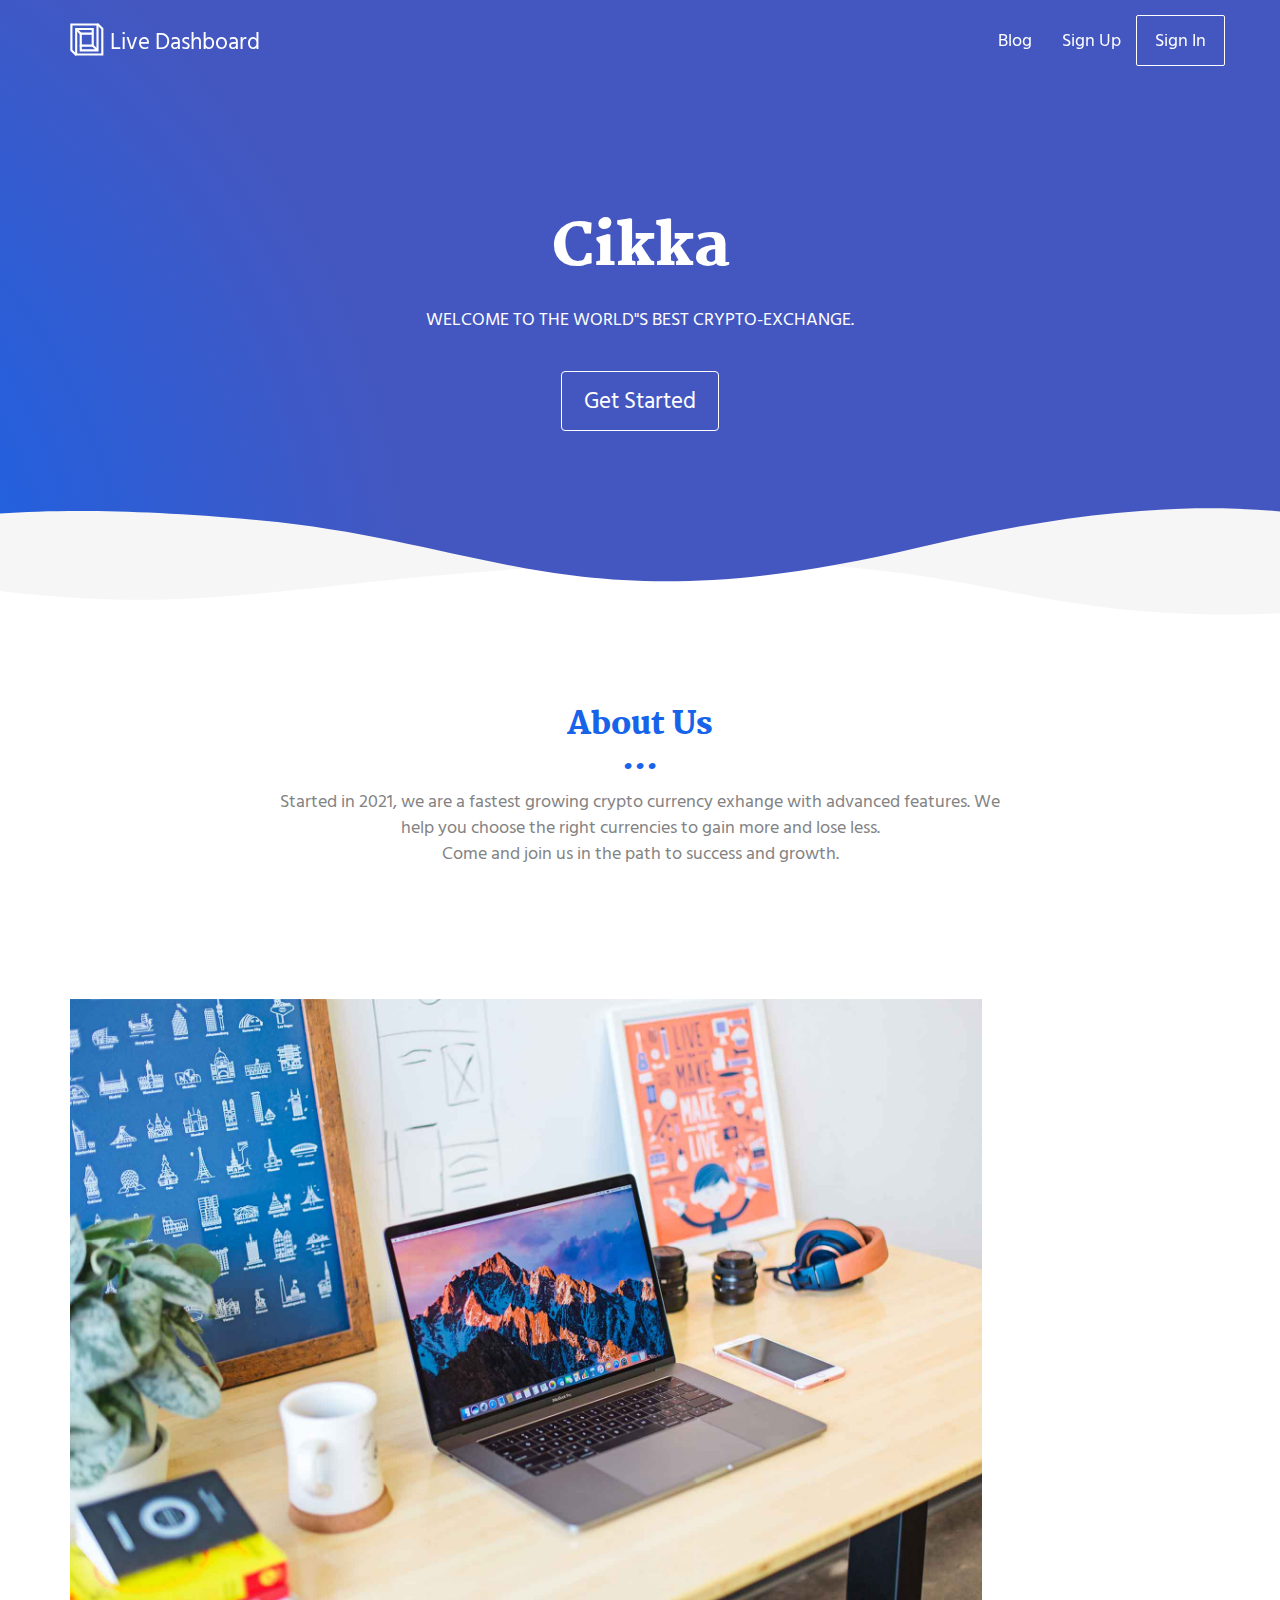
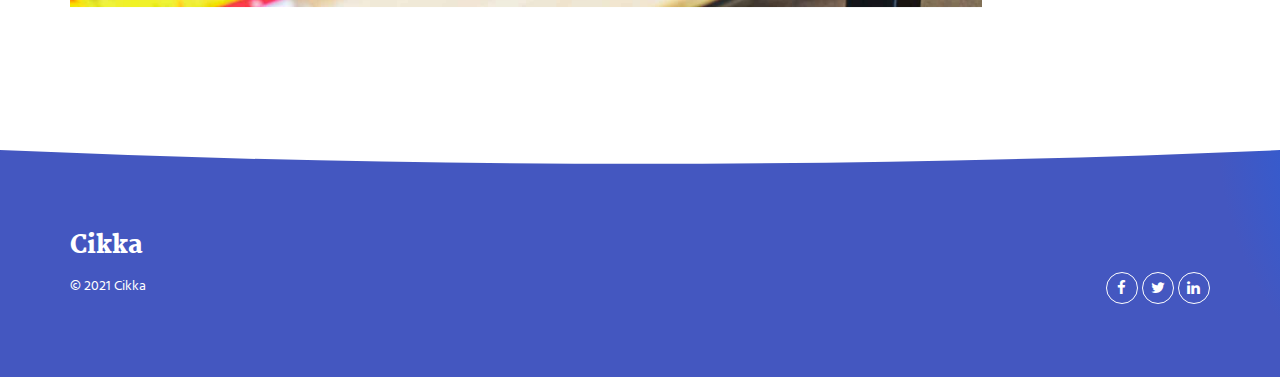
<file: test-site/cikka_app/index.html>
<!DOCTYPE html>
<html lang="en">

<head>
  <meta charset="UTF-8">
  <meta content="IE=edge" http-equiv="X-UA-Compatible">
  <meta content="width=device-width,initial-scale=1" name="viewport">
  <meta content="description" name="description">
  <meta name="google" content="notranslate" />
  

  <!-- Disable tap highlight on IE -->
  <meta name="msapplication-tap-highlight" content="no">
  
  
  <link rel="apple-touch-icon" sizes="180x180" href="./assets/apple-icon-180x180.png">
  <link href="./assets/favicon.ico" rel="icon">

  <link href="" rel="stylesheet">


  <title>Title page</title>

<link href="./main.550dcf66.css" rel="stylesheet"></head>

<body> <!-- Add your content of header -->
<header>
  <nav class="navbar navbar-default active">
    <div class="container">
      <div class="navbar-header">
        <button type="button" class="navbar-toggle collapsed" data-toggle="collapse" data-target="#navbar-collapse" aria-expanded="false">
          <span class="sr-only">Toggle navigation</span>
          <span class="icon-bar"></span>
          <span class="icon-bar"></span>
          <span class="icon-bar"></span>
        </button>
        <a class="navbar-brand" href="./index.html" title="">
          <img src="./assets/images/mashup-icon.svg" class="navbar-logo-img" alt="">
          Live Dashboard
        </a>
      </div>

      <div class="collapse navbar-collapse" id="navbar-collapse">
        <ul class="nav navbar-nav navbar-right">
          <li><a href="./index.html" title="">Blog</a></li>
          <li><a href="./sign_up.html" title="">Sign Up</a></li>
          <li>
            <p>
              <a href="./sign_in.html" class="btn btn-default navbar-btn" title="">Sign In</a>
            </p>
          </li>

        </ul>
      </div> 
    </div>
  </nav>
</header>

<!-- Add your site or app content here -->
  <div class="hero-full-container background-image-container white-text-container">
    <div class="container">
      <div class="row">
        <div class="col-xs-12">
          <h1>Cikka</h1>
          <p>WELCOME TO THE WORLD"S BEST CRYPTO-EXCHANGE.</p>
          <br>
          <a href="./sign_up.html" class="btn btn-default btn-lg" title="">Get Started</a>
        </div>
      </div>
    </div>
  </div>

  <div class="section-container">
    <div class="container">
      <div class="row">
        <div class="col-xs-12 col-md-8 col-md-offset-2">
          <div class="text-center">
            <h2>About Us</h2>
            <p>Started in 2021, we are a fastest growing crypto currency exhange with advanced features. We help you choose the right currencies to gain more and lose less. 
            <br>
            Come and join us in the path to success and growth.</p>
          </div>
       </div>
      </div>
    </div>
  </div>

  <div class="section-container">
    <div class="container">
      <div class="row">      
          <div class="col-xs-12">


            <div id="carousel-example-generic" class="carousel carousel-fade slide" data-ride="carousel">
                
                <div class="carousel-inner" role="listbox">

                    <div class="item active">
                        <img class="img-responsive" src="./assets/images/img-06.jpg" alt="First slide">
                        <div class="carousel-caption card-shadow reveal">
                          
                          <h3>Web App</h3>
                          <a class="left carousel-control" href="#carousel-example-generic" role="button" data-slide="prev">
                            <i class="fa fa-chevron-left" aria-hidden="true"></i>
                            <span class="sr-only">Previous</span>
                          </a>
                          <a class="right carousel-control" href="#carousel-example-generic" role="button" data-slide="next">
                            <i class="fa fa-chevron-right" aria-hidden="true"></i>
                            <span class="sr-only">Next</span>
                          </a>
                          <p>
                            Just sign-up and start trading today from any computer. The website is easy to use and guide you to invest in the best currencies.
                          </p>
                          
                          
                          <a href="./project.html" class="btn btn-primary" title="">
                            Discover
                          </a>
                        </div>
                    </div>
                    <div class="item">
                        <img class="img-responsive" src="./assets/images/img-07.jpg" alt="First slide">
                        <div class="carousel-caption card-shadow reveal">

                          <h3>Mobile App</h3>
                            <a class="left carousel-control" href="#carousel-example-generic" role="button" data-slide="prev">
                              <i class="fa fa-chevron-left" aria-hidden="true"></i>
                              <span class="sr-only">Previous</span>
                            </a>
                            <a class="right carousel-control" href="#carousel-example-generic" role="button" data-slide="next">
                              <i class="fa fa-chevron-right" aria-hidden="true"></i>
                              <span class="sr-only">Next</span>
                            </a>
                          <p>
                            Stay connected with our mobile app available for both Apple and Android devices.
                          </p>
      
                          <a href="./project.html" class="btn btn-primary" title="">
                            Discover
                          </a>
                        </div>
                    </div>
                </div>
               
            </div>

           
          </div>
          
        </div>  
      
    </div>
  </div>

  
<script>
  document.addEventListener("DOMContentLoaded", function (event) {
    navbarFixedTopAnimation();
  });
</script>

<footer class="footer-container white-text-container">
  <div class="container">
    <div class="row">

     
      <div class="col-xs-12">
        <h3>Cikka</h3>

        <div class="row">
          <div class="col-xs-12 col-sm-7">
            <p><small>© 2021 Cikka </small>
            </p>
          </div>
          <div class="col-xs-12 col-sm-5">
            <p class="text-right">
              <a href="https://facebook.com/" class="social-round-icon white-round-icon fa-icon" title="">
                <i class="fa fa-facebook" aria-hidden="true"></i>
              </a>
              <a href="https://twitter.com/" class="social-round-icon white-round-icon fa-icon" title="">
                <i class="fa fa-twitter" aria-hidden="true"></i>
              </a>
              <a href="https://www.linkedin.com/" class="social-round-icon white-round-icon fa-icon" title="">
                <i class="fa fa-linkedin" aria-hidden="true"></i>
              </a>
            </p>
          </div>
        </div>
        
        
      </div>
    </div>
  </div>
</footer>

<script>
  document.addEventListener("DOMContentLoaded", function (event) {
    navActivePage();
    scrollRevelation('.reveal');
  });
</script>

<!-- Google Analytics: change UA-XXXXX-X to be your site's ID 

<script>
  (function (i, s, o, g, r, a, m) {
    i['GoogleAnalyticsObject'] = r; i[r] = i[r] || function () {
      (i[r].q = i[r].q || []).push(arguments)
    }, i[r].l = 1 * new Date(); a = s.createElement(o),
      m = s.getElementsByTagName(o)[0]; a.async = 1; a.src = g; m.parentNode.insertBefore(a, m)
  })(window, document, 'script', '//www.google-analytics.com/analytics.js', 'ga');
  ga('create', 'UA-XXXXX-X', 'auto');
  ga('send', 'pageview');
</script>

--> <script type="text/javascript" src="./main.0cf8b554.js"></script></body>

</html>
</file>
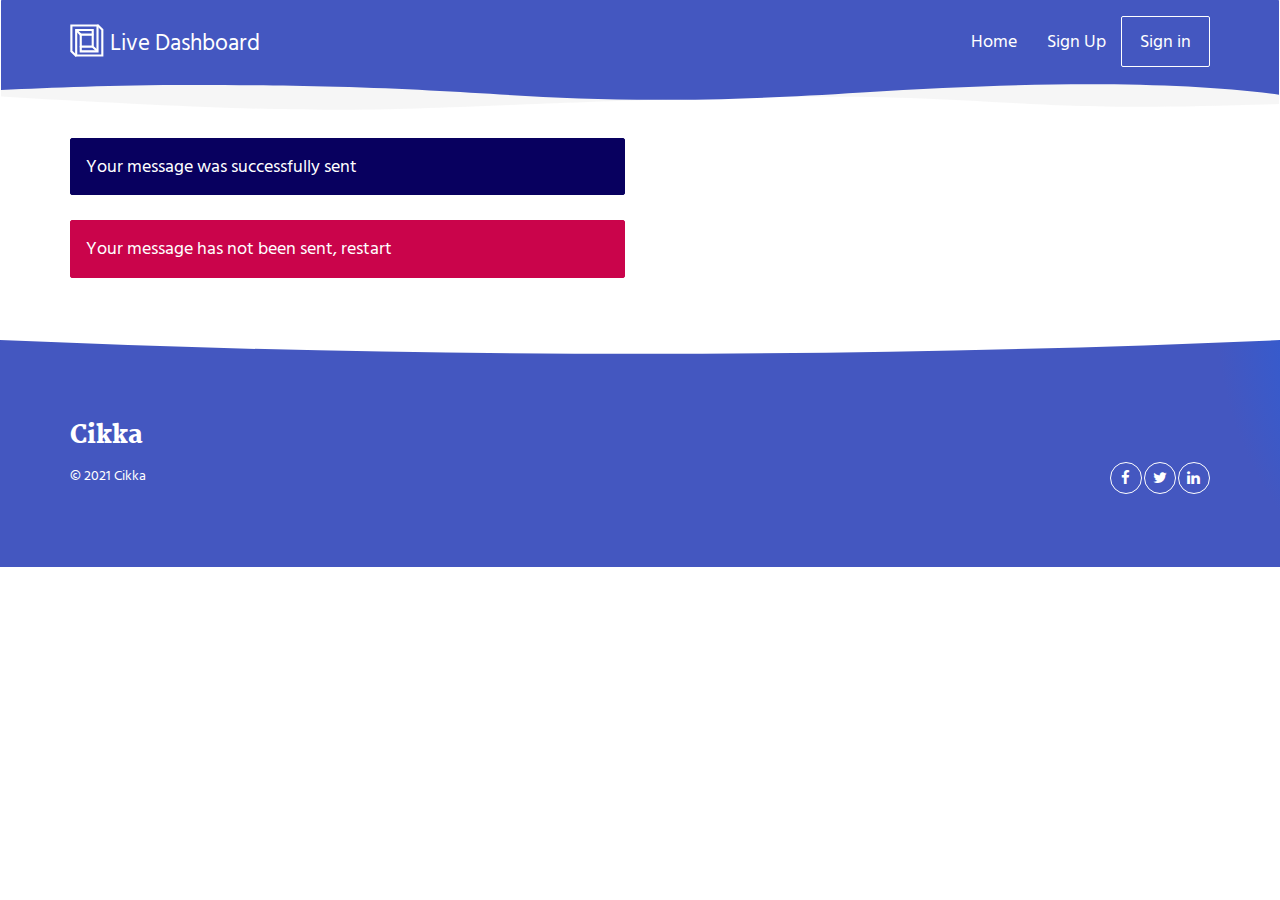
<file: test-site/cikka_app/sign_in.html>
<!DOCTYPE html>
<html lang="en">

<head>
  <meta charset="UTF-8">
  <meta content="IE=edge" http-equiv="X-UA-Compatible">
  <meta content="width=device-width,initial-scale=1" name="viewport">
  <meta content="description" name="description">
  <meta name="google" content="notranslate" />
  

  <!-- Disable tap highlight on IE -->
  <meta name="msapplication-tap-highlight" content="no">
  
  
  <link rel="apple-touch-icon" sizes="180x180" href="./assets/apple-icon-180x180.png">
  <link href="./assets/favicon.ico" rel="icon">

  <link href="" rel="stylesheet">


  <title>Cikka Exchange</title>

<link href="./main.550dcf66.css" rel="stylesheet"></head>

<body> <!-- Add your content of header -->
<header>
  <nav class="navbar navbar-default active">
    <div class="container">
      <div class="navbar-header">
        <button type="button" class="navbar-toggle collapsed" data-toggle="collapse" data-target="#navbar-collapse" aria-expanded="false">
          <span class="sr-only">Toggle navigation</span>
          <span class="icon-bar"></span>
          <span class="icon-bar"></span>
          <span class="icon-bar"></span>
        </button>
        <a class="navbar-brand" href="./index.html" title="">
          <img src="./assets/images/mashup-icon.svg" class="navbar-logo-img" alt="">
          Live Dashboard
        </a>
      </div>

      <div class="collapse navbar-collapse" id="navbar-collapse">
        <ul class="nav navbar-nav navbar-right">
          <li><a href="./index.html" title="">Home</a></li>
          <li><a href="./sign_up.html" title="">Sign Up</a></li>
          <li>
            <p>
              <a href="./sign_in.html" class="btn btn-default navbar-btn" title="">Sign in</a>
            </p>
          </li>

        </ul>
      </div> 
    </div>
  </nav>
</header>

<!-- Add your site or app content here -->
  <div class="container">
    <div class="row">
      <div class="col-xs-12 col-md-6">

        <div class="template-example">
          
            
            <div class="alert alert-success" role="alert">Your message was successfully sent</div>
            <div class="alert alert-danger" role="alert">Your message has not been sent, restart</div>
        </div>




      </div>
    </div>
  </div>

<footer class="footer-container white-text-container">
  <div class="container">
    <div class="row">

     
      <div class="col-xs-12">
        <h3>Cikka</h3>

        <div class="row">
          <div class="col-xs-12 col-sm-7">
            <p><small>© 2021 Cikka <small>
            </p>
          </div>
          <div class="col-xs-12 col-sm-5">
            <p class="text-right">
              <a href="https://facebook.com/" class="social-round-icon white-round-icon fa-icon" title="">
                <i class="fa fa-facebook" aria-hidden="true"></i>
              </a>
              <a href="https://twitter.com/" class="social-round-icon white-round-icon fa-icon" title="">
                <i class="fa fa-twitter" aria-hidden="true"></i>
              </a>
              <a href="https://www.linkedin.com/" class="social-round-icon white-round-icon fa-icon" title="">
                <i class="fa fa-linkedin" aria-hidden="true"></i>
              </a>
            </p>
          </div>
        </div>
        
        
      </div>
    </div>
  </div>
</footer>

<script>
  document.addEventListener("DOMContentLoaded", function (event) {
    navActivePage();
    scrollRevelation('.reveal');
  });
</script>

<!-- Google Analytics: change UA-XXXXX-X to be your site's ID 

<script>
  (function (i, s, o, g, r, a, m) {
    i['GoogleAnalyticsObject'] = r; i[r] = i[r] || function () {
      (i[r].q = i[r].q || []).push(arguments)
    }, i[r].l = 1 * new Date(); a = s.createElement(o),
      m = s.getElementsByTagName(o)[0]; a.async = 1; a.src = g; m.parentNode.insertBefore(a, m)
  })(window, document, 'script', '//www.google-analytics.com/analytics.js', 'ga');
  ga('create', 'UA-XXXXX-X', 'auto');
  ga('send', 'pageview');
</script>

--> <script type="text/javascript" src="./main.0cf8b554.js"></script></body>

</html>
</file>
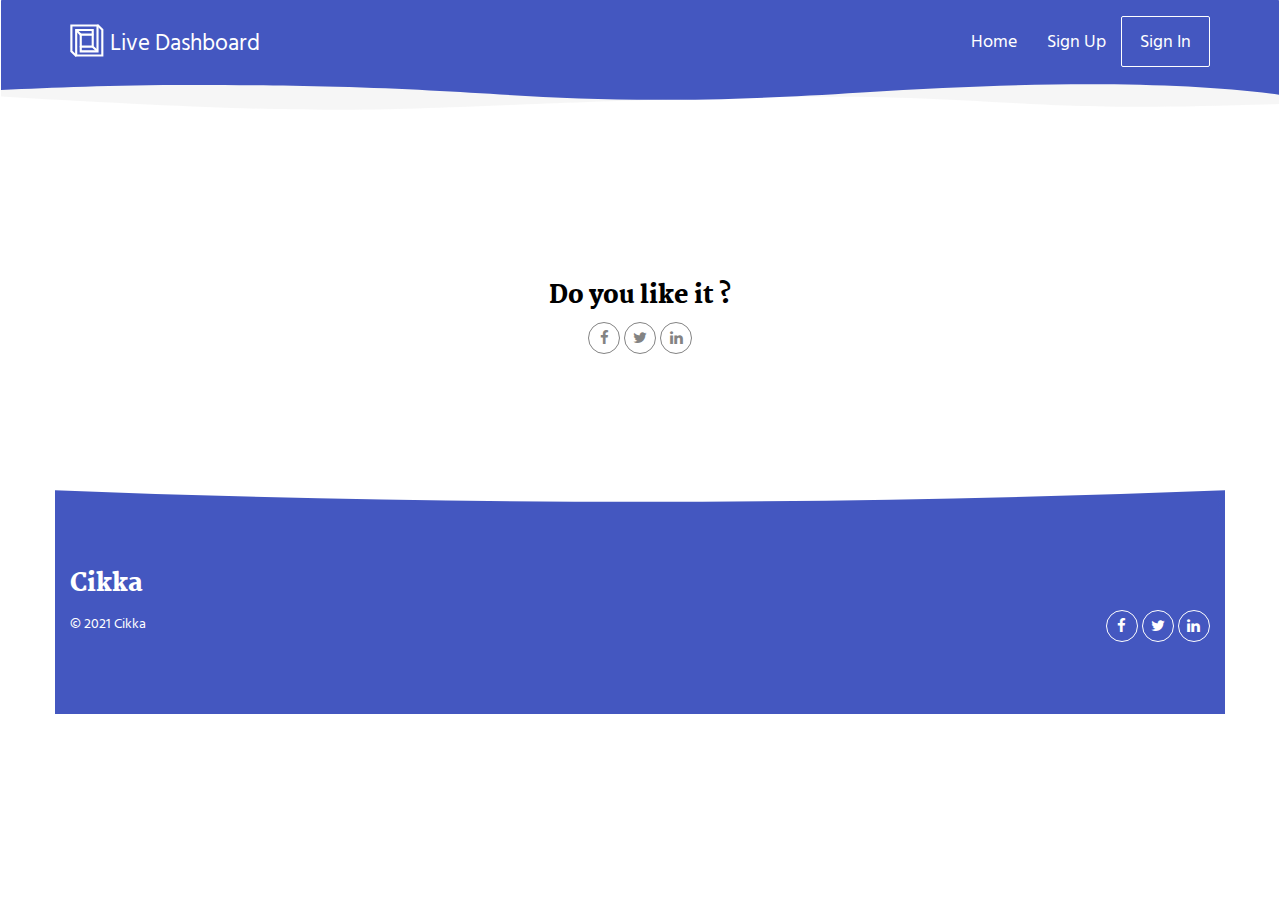
<file: test-site/cikka_app/sign_up.html>
<!DOCTYPE html>
<html lang="en">

<head>
  <meta charset="UTF-8">
  <meta content="IE=edge" http-equiv="X-UA-Compatible">
  <meta content="width=device-width,initial-scale=1" name="viewport">
  <meta content="description" name="description">
  <meta name="google" content="notranslate" />

  <!-- Disable tap highlight on IE -->
  <meta name="msapplication-tap-highlight" content="no">
  
  
  <link rel="apple-touch-icon" sizes="180x180" href="./assets/apple-icon-180x180.png">
  <link href="./assets/favicon.ico" rel="icon">

  <link href="" rel="stylesheet">


  <title>Title page</title>

<link href="./main.550dcf66.css" rel="stylesheet"></head>

<body> <!-- Add your content of header -->
<header>
  <nav class="navbar navbar-default active">
    <div class="container">
      <div class="navbar-header">
        <button type="button" class="navbar-toggle collapsed" data-toggle="collapse" data-target="#navbar-collapse" aria-expanded="false">
          <span class="sr-only">Toggle navigation</span>
          <span class="icon-bar"></span>
          <span class="icon-bar"></span>
          <span class="icon-bar"></span>
        </button>
        <a class="navbar-brand" href="./index.html" title="">
          <img src="./assets/images/mashup-icon.svg" class="navbar-logo-img" alt="">
          Live Dashboard
        </a>
      </div>

      <div class="collapse navbar-collapse" id="navbar-collapse">
        <ul class="nav navbar-nav navbar-right">
          <li><a href="./index.html" title="">Home</a></li>
          <li><a href="./sign_up.html" title="">Sign Up</a></li>
          <li>
            <p>
              <a href="./sign_in.html" class="btn btn-default navbar-btn" title="">Sign In</a>
            </p>
          </li>

        </ul>
      </div> 
    </div>
  </nav>
</header>

<div class="section-container">
    <div class="container">
      <div class="row">
        <div class="col-xs-12 col-md-8 col-md-offset-2">
  </div>

  <div class="section-container">
    <div class="container text-center">
      <div class="row section-container-spacer">
        <div class="col-xs-12 col-md-12">
          
          <h3>Do you like it ?</h3>
          <p>
            <a href="https://facebook.com/" class="social-round-icon fa-icon" title="">
              <i class="fa fa-facebook" aria-hidden="true"></i>
            </a>
            <a href="https://twitter.com/" class="social-round-icon fa-icon" title="">
              <i class="fa fa-twitter" aria-hidden="true"></i>
            </a>
            <a href="https://www.linkedin.com/" class="social-round-icon fa-icon" title="">
              <i class="fa fa-linkedin" aria-hidden="true"></i>
            </a>
          </p>
        </div>  
      </div>
    
    </div>
  </div>

<footer class="footer-container white-text-container">
  <div class="container">
    <div class="row">

     
      <div class="col-xs-12">
        <h3>Cikka</h3>

        <div class="row">
          <div class="col-xs-12 col-sm-7">
            <p><small>© 2021 Cikka </small>
            </p>
          </div>
          <div class="col-xs-12 col-sm-5">
            <p class="text-right">
              <a href="https://facebook.com/" class="social-round-icon white-round-icon fa-icon" title="">
                <i class="fa fa-facebook" aria-hidden="true"></i>
              </a>
              <a href="https://twitter.com/" class="social-round-icon white-round-icon fa-icon" title="">
                <i class="fa fa-twitter" aria-hidden="true"></i>
              </a>
              <a href="https://www.linkedin.com/" class="social-round-icon white-round-icon fa-icon" title="">
                <i class="fa fa-linkedin" aria-hidden="true"></i>
              </a>
            </p>
          </div>
        </div>
        
        
      </div>
    </div>
  </div>
</footer>

<script>
  document.addEventListener("DOMContentLoaded", function (event) {
    navActivePage();
    scrollRevelation('.reveal');
  });
</script>

<!-- Google Analytics: change UA-XXXXX-X to be your site's ID 

<script>
  (function (i, s, o, g, r, a, m) {
    i['GoogleAnalyticsObject'] = r; i[r] = i[r] || function () {
      (i[r].q = i[r].q || []).push(arguments)
    }, i[r].l = 1 * new Date(); a = s.createElement(o),
      m = s.getElementsByTagName(o)[0]; a.async = 1; a.src = g; m.parentNode.insertBefore(a, m)
  })(window, document, 'script', '//www.google-analytics.com/analytics.js', 'ga');
  ga('create', 'UA-XXXXX-X', 'auto');
  ga('send', 'pageview');
</script>

--> <script type="text/javascript" src="./main.0cf8b554.js"></script></body>

</html>
</file>
<file: test-site/cikka_app/main.550dcf66.css>
@import url(https://fonts.googleapis.com/css?family=Hind+Siliguri:300,600|Martel:400,900);@import url(https://maxcdn.bootstrapcdn.com/font-awesome/4.7.0/css/font-awesome.min.css);/*!
 * Bootstrap v3.3.7 (http://getbootstrap.com)
 * Copyright 2011-2016 Twitter, Inc.
 * Licensed under MIT (https://github.com/twbs/bootstrap/blob/master/LICENSE)
 */
/*! normalize.css v3.0.3 | MIT License | github.com/necolas/normalize.css */html{font-family:sans-serif;-ms-text-size-adjust:100%;-webkit-text-size-adjust:100%}body{margin:0}article,aside,details,figcaption,figure,footer,header,hgroup,main,menu,nav,section,summary{display:block}audio,canvas,progress,video{display:inline-block;vertical-align:baseline}audio:not([controls]){display:none;height:0}[hidden],template{display:none}a{background-color:transparent}a:active,a:hover{outline:0}abbr[title]{border-bottom:1px dotted}b,strong{font-weight:700}dfn{font-style:italic}h1{font-size:2em;margin:.67em 0}mark{background:#ff0;color:#000}small{font-size:80%}sub,sup{font-size:75%;line-height:0;position:relative;vertical-align:baseline}sup{top:-.5em}sub{bottom:-.25em}img{border:0}svg:not(:root){overflow:hidden}figure{margin:1em 40px}hr{box-sizing:content-box;height:0}pre{overflow:auto}code,kbd,pre,samp{font-family:monospace,monospace;font-size:1em}button,input,optgroup,select,textarea{color:inherit;font:inherit;margin:0}button{overflow:visible}button,select{text-transform:none}button,html input[type=button],input[type=reset],input[type=submit]{-webkit-appearance:button;cursor:pointer}button[disabled],html input[disabled]{cursor:default}button::-moz-focus-inner,input::-moz-focus-inner{border:0;padding:0}input{line-height:normal}input[type=checkbox],input[type=radio]{box-sizing:border-box;padding:0}input[type=number]::-webkit-inner-spin-button,input[type=number]::-webkit-outer-spin-button{height:auto}input[type=search]{-webkit-appearance:textfield;box-sizing:content-box}input[type=search]::-webkit-search-cancel-button,input[type=search]::-webkit-search-decoration{-webkit-appearance:none}fieldset{border:1px solid silver;margin:0 2px;padding:.35em .625em .75em}textarea{overflow:auto}optgroup{font-weight:700}table{border-collapse:collapse;border-spacing:0}td,th{padding:0}

/*! Source: https://github.com/h5bp/html5-boilerplate/blob/master/src/css/main.css */@media print{*,:after,:before{background:transparent!important;color:#000!important;box-shadow:none!important;text-shadow:none!important}a,a:visited{text-decoration:underline}a[href]:after{content:" (" attr(href) ")"}abbr[title]:after{content:" (" attr(title) ")"}a[href^="#"]:after,a[href^="javascript:"]:after{content:""}blockquote,pre{border:1px solid #999;page-break-inside:avoid}thead{display:table-header-group}img,tr{page-break-inside:avoid}img{max-width:100%!important}h2,h3,p{orphans:3;widows:3}h2,h3{page-break-after:avoid}.navbar{display:none}.btn>.caret,.dropup>.btn>.caret{border-top-color:#000!important}.label{border:1px solid #000}.table{border-collapse:collapse!important}.table td,.table th{background-color:#fff!important}.table-bordered td,.table-bordered th{border:1px solid #ddd!important}}*,:after,:before{-webkit-box-sizing:border-box;-moz-box-sizing:border-box;box-sizing:border-box}html{font-size:10px;-webkit-tap-highlight-color:transparent}body{font-family:Hind Siliguri,Helvetica,Arial,sans-serif;font-size:18px;line-height:1.42857;color:#838383;background-color:#fff}button,input,select,textarea{font-family:inherit;font-size:inherit;line-height:inherit}a{color:#1763e9;text-decoration:none}a:focus,a:hover{color:#1045a4;text-decoration:underline}a:focus{outline:5px auto -webkit-focus-ring-color;outline-offset:-2px}figure{margin:0}img{vertical-align:middle}.img-responsive{display:block;max-width:100%;height:auto}.img-rounded{border-radius:4px}.img-thumbnail{padding:4px;line-height:1.42857;background-color:#fff;border:1px solid #ddd;border-radius:2px;-webkit-transition:all .2s ease-in-out;-o-transition:all .2s ease-in-out;transition:all .2s ease-in-out;display:inline-block;max-width:100%;height:auto}.img-circle{border-radius:50%}hr{margin-top:25px;margin-bottom:25px;border:0;border-top:1px solid #eee}.sr-only{position:absolute;width:1px;height:1px;margin:-1px;padding:0;overflow:hidden;clip:rect(0,0,0,0);border:0}.sr-only-focusable:active,.sr-only-focusable:focus{position:static;width:auto;height:auto;margin:0;overflow:visible;clip:auto}[role=button]{cursor:pointer}.h1,.h2,.h3,.h4,.h5,.h6,h1,h2,h3,h4,h5,h6{font-family:Martel,Times New Roman,Times,serif;font-weight:900;line-height:1.1;color:#1763e9}.h1 .small,.h1 small,.h2 .small,.h2 small,.h3 .small,.h3 small,.h4 .small,.h4 small,.h5 .small,.h5 small,.h6 .small,.h6 small,h1 .small,h1 small,h2 .small,h2 small,h3 .small,h3 small,h4 .small,h4 small,h5 .small,h5 small,h6 .small,h6 small{font-weight:400;line-height:1;color:#777}.h1,.h2,.h3,h1,h2,h3{margin-top:25px;margin-bottom:12.5px}.h1 .small,.h1 small,.h2 .small,.h2 small,.h3 .small,.h3 small,h1 .small,h1 small,h2 .small,h2 small,h3 .small,h3 small{font-size:65%}.h4,.h5,.h6,h4,h5,h6{margin-top:12.5px;margin-bottom:12.5px}.h4 .small,.h4 small,.h5 .small,.h5 small,.h6 .small,.h6 small,h4 .small,h4 small,h5 .small,h5 small,h6 .small,h6 small{font-size:75%}.h1,h1{font-size:59px}.h2,h2{font-size:31px}.h3,h3{font-size:24px}.h4,.h5,h4,h5{font-size:18px}.h6,h6{font-size:16px}p{margin:0 0 12.5px}.lead{margin-bottom:25px;font-size:20px;font-weight:300;line-height:1.4}@media (min-width:768px){.lead{font-size:27px}}.small,small{font-size:77%}.mark,mark{background-color:#fcf8e3;padding:.2em}.text-left{text-align:left}.text-right{text-align:right}.text-center{text-align:center}.text-justify{text-align:justify}.text-nowrap{white-space:nowrap}.text-lowercase{text-transform:lowercase}.initialism,.text-uppercase{text-transform:uppercase}.text-capitalize{text-transform:capitalize}.text-muted{color:#777}.text-primary{color:#1763e9}a.text-primary:focus,a.text-primary:hover{color:#124fbb}.text-success{color:#fff}a.text-success:focus,a.text-success:hover{color:#e6e6e6}.text-info{color:#31708f}a.text-info:focus,a.text-info:hover{color:#245269}.text-warning{color:#8a6d3b}a.text-warning:focus,a.text-warning:hover{color:#66512c}.text-danger{color:#fff}a.text-danger:focus,a.text-danger:hover{color:#e6e6e6}.bg-primary{color:#fff;background-color:#1763e9}a.bg-primary:focus,a.bg-primary:hover{background-color:#124fbb}.bg-success{background-color:#08005f}a.bg-success:focus,a.bg-success:hover{background-color:#04002c}.bg-info{background-color:#d9edf7}a.bg-info:focus,a.bg-info:hover{background-color:#afd9ee}.bg-warning{background-color:#fcf8e3}a.bg-warning:focus,a.bg-warning:hover{background-color:#f7ecb5}.bg-danger{background-color:#ca044b}a.bg-danger:focus,a.bg-danger:hover{background-color:#980338}.page-header{padding-bottom:11.5px;margin:50px 0 25px;border-bottom:1px solid #eee}ol,ul{margin-top:0;margin-bottom:12.5px}ol ol,ol ul,ul ol,ul ul{margin-bottom:0}.list-inline,.list-unstyled{padding-left:0;list-style:none}.list-inline{margin-left:-5px}.list-inline>li{display:inline-block;padding-left:5px;padding-right:5px}dl{margin-top:0;margin-bottom:25px}dd,dt{line-height:1.42857}dt{font-weight:700}dd{margin-left:0}.dl-horizontal dd:after,.dl-horizontal dd:before{content:" ";display:table}.dl-horizontal dd:after{clear:both}@media (min-width:768px){.dl-horizontal dt{float:left;width:160px;clear:left;text-align:right;overflow:hidden;text-overflow:ellipsis;white-space:nowrap}.dl-horizontal dd{margin-left:180px}}abbr[data-original-title],abbr[title]{cursor:help;border-bottom:1px dotted #777}.initialism{font-size:90%}blockquote{padding:12.5px 25px;margin:0 0 25px;font-size:22.5px;border-left:5px solid #eee}blockquote ol:last-child,blockquote p:last-child,blockquote ul:last-child{margin-bottom:0}blockquote .small,blockquote footer,blockquote small{display:block;font-size:80%;line-height:1.42857;color:#777}blockquote .small:before,blockquote footer:before,blockquote small:before{content:"\2014   \A0"}.blockquote-reverse,blockquote.pull-right{padding-right:15px;padding-left:0;border-right:5px solid #eee;border-left:0;text-align:right}.blockquote-reverse .small:before,.blockquote-reverse footer:before,.blockquote-reverse small:before,blockquote.pull-right .small:before,blockquote.pull-right footer:before,blockquote.pull-right small:before{content:""}.blockquote-reverse .small:after,.blockquote-reverse footer:after,.blockquote-reverse small:after,blockquote.pull-right .small:after,blockquote.pull-right footer:after,blockquote.pull-right small:after{content:"\A0   \2014"}address{margin-bottom:25px;font-style:normal;line-height:1.42857}code,kbd,pre,samp{font-family:Menlo,Monaco,Consolas,Courier New,monospace}code{color:#c7254e;background-color:#f9f2f4}code,kbd{padding:2px 4px;font-size:90%;border-radius:2px}kbd{color:#fff;background-color:#333;box-shadow:inset 0 -1px 0 rgba(0,0,0,.25)}kbd kbd{padding:0;font-size:100%;font-weight:700;box-shadow:none}pre{display:block;padding:12px;margin:0 0 12.5px;font-size:17px;line-height:1.42857;word-break:break-all;word-wrap:break-word;color:#333;background-color:#f5f5f5;border:1px solid #ccc;border-radius:2px}pre code{padding:0;font-size:inherit;color:inherit;white-space:pre-wrap;background-color:transparent;border-radius:0}.pre-scrollable{max-height:340px;overflow-y:scroll}.container{margin-right:auto;margin-left:auto;padding-left:15px;padding-right:15px}.container:after,.container:before{content:" ";display:table}.container:after{clear:both}@media (min-width:768px){.container{width:750px}}@media (min-width:992px){.container{width:970px}}@media (min-width:1200px){.container{width:1170px}}.container-fluid{margin-right:auto;margin-left:auto;padding-left:15px;padding-right:15px}.container-fluid:after,.container-fluid:before{content:" ";display:table}.container-fluid:after{clear:both}.row{margin-left:-15px;margin-right:-15px}.row:after,.row:before{content:" ";display:table}.row:after{clear:both}.col-lg-1,.col-lg-2,.col-lg-3,.col-lg-4,.col-lg-5,.col-lg-6,.col-lg-7,.col-lg-8,.col-lg-9,.col-lg-10,.col-lg-11,.col-lg-12,.col-md-1,.col-md-2,.col-md-3,.col-md-4,.col-md-5,.col-md-6,.col-md-7,.col-md-8,.col-md-9,.col-md-10,.col-md-11,.col-md-12,.col-sm-1,.col-sm-2,.col-sm-3,.col-sm-4,.col-sm-5,.col-sm-6,.col-sm-7,.col-sm-8,.col-sm-9,.col-sm-10,.col-sm-11,.col-sm-12,.col-xs-1,.col-xs-2,.col-xs-3,.col-xs-4,.col-xs-5,.col-xs-6,.col-xs-7,.col-xs-8,.col-xs-9,.col-xs-10,.col-xs-11,.col-xs-12{position:relative;min-height:1px;padding-left:15px;padding-right:15px}.col-xs-1,.col-xs-2,.col-xs-3,.col-xs-4,.col-xs-5,.col-xs-6,.col-xs-7,.col-xs-8,.col-xs-9,.col-xs-10,.col-xs-11,.col-xs-12{float:left}.col-xs-1{width:8.33333%}.col-xs-2{width:16.66667%}.col-xs-3{width:25%}.col-xs-4{width:33.33333%}.col-xs-5{width:41.66667%}.col-xs-6{width:50%}.col-xs-7{width:58.33333%}.col-xs-8{width:66.66667%}.col-xs-9{width:75%}.col-xs-10{width:83.33333%}.col-xs-11{width:91.66667%}.col-xs-12{width:100%}.col-xs-pull-0{right:auto}.col-xs-pull-1{right:8.33333%}.col-xs-pull-2{right:16.66667%}.col-xs-pull-3{right:25%}.col-xs-pull-4{right:33.33333%}.col-xs-pull-5{right:41.66667%}.col-xs-pull-6{right:50%}.col-xs-pull-7{right:58.33333%}.col-xs-pull-8{right:66.66667%}.col-xs-pull-9{right:75%}.col-xs-pull-10{right:83.33333%}.col-xs-pull-11{right:91.66667%}.col-xs-pull-12{right:100%}.col-xs-push-0{left:auto}.col-xs-push-1{left:8.33333%}.col-xs-push-2{left:16.66667%}.col-xs-push-3{left:25%}.col-xs-push-4{left:33.33333%}.col-xs-push-5{left:41.66667%}.col-xs-push-6{left:50%}.col-xs-push-7{left:58.33333%}.col-xs-push-8{left:66.66667%}.col-xs-push-9{left:75%}.col-xs-push-10{left:83.33333%}.col-xs-push-11{left:91.66667%}.col-xs-push-12{left:100%}.col-xs-offset-0{margin-left:0}.col-xs-offset-1{margin-left:8.33333%}.col-xs-offset-2{margin-left:16.66667%}.col-xs-offset-3{margin-left:25%}.col-xs-offset-4{margin-left:33.33333%}.col-xs-offset-5{margin-left:41.66667%}.col-xs-offset-6{margin-left:50%}.col-xs-offset-7{margin-left:58.33333%}.col-xs-offset-8{margin-left:66.66667%}.col-xs-offset-9{margin-left:75%}.col-xs-offset-10{margin-left:83.33333%}.col-xs-offset-11{margin-left:91.66667%}.col-xs-offset-12{margin-left:100%}@media (min-width:768px){.col-sm-1,.col-sm-2,.col-sm-3,.col-sm-4,.col-sm-5,.col-sm-6,.col-sm-7,.col-sm-8,.col-sm-9,.col-sm-10,.col-sm-11,.col-sm-12{float:left}.col-sm-1{width:8.33333%}.col-sm-2{width:16.66667%}.col-sm-3{width:25%}.col-sm-4{width:33.33333%}.col-sm-5{width:41.66667%}.col-sm-6{width:50%}.col-sm-7{width:58.33333%}.col-sm-8{width:66.66667%}.col-sm-9{width:75%}.col-sm-10{width:83.33333%}.col-sm-11{width:91.66667%}.col-sm-12{width:100%}.col-sm-pull-0{right:auto}.col-sm-pull-1{right:8.33333%}.col-sm-pull-2{right:16.66667%}.col-sm-pull-3{right:25%}.col-sm-pull-4{right:33.33333%}.col-sm-pull-5{right:41.66667%}.col-sm-pull-6{right:50%}.col-sm-pull-7{right:58.33333%}.col-sm-pull-8{right:66.66667%}.col-sm-pull-9{right:75%}.col-sm-pull-10{right:83.33333%}.col-sm-pull-11{right:91.66667%}.col-sm-pull-12{right:100%}.col-sm-push-0{left:auto}.col-sm-push-1{left:8.33333%}.col-sm-push-2{left:16.66667%}.col-sm-push-3{left:25%}.col-sm-push-4{left:33.33333%}.col-sm-push-5{left:41.66667%}.col-sm-push-6{left:50%}.col-sm-push-7{left:58.33333%}.col-sm-push-8{left:66.66667%}.col-sm-push-9{left:75%}.col-sm-push-10{left:83.33333%}.col-sm-push-11{left:91.66667%}.col-sm-push-12{left:100%}.col-sm-offset-0{margin-left:0}.col-sm-offset-1{margin-left:8.33333%}.col-sm-offset-2{margin-left:16.66667%}.col-sm-offset-3{margin-left:25%}.col-sm-offset-4{margin-left:33.33333%}.col-sm-offset-5{margin-left:41.66667%}.col-sm-offset-6{margin-left:50%}.col-sm-offset-7{margin-left:58.33333%}.col-sm-offset-8{margin-left:66.66667%}.col-sm-offset-9{margin-left:75%}.col-sm-offset-10{margin-left:83.33333%}.col-sm-offset-11{margin-left:91.66667%}.col-sm-offset-12{margin-left:100%}}@media (min-width:992px){.col-md-1,.col-md-2,.col-md-3,.col-md-4,.col-md-5,.col-md-6,.col-md-7,.col-md-8,.col-md-9,.col-md-10,.col-md-11,.col-md-12{float:left}.col-md-1{width:8.33333%}.col-md-2{width:16.66667%}.col-md-3{width:25%}.col-md-4{width:33.33333%}.col-md-5{width:41.66667%}.col-md-6{width:50%}.col-md-7{width:58.33333%}.col-md-8{width:66.66667%}.col-md-9{width:75%}.col-md-10{width:83.33333%}.col-md-11{width:91.66667%}.col-md-12{width:100%}.col-md-pull-0{right:auto}.col-md-pull-1{right:8.33333%}.col-md-pull-2{right:16.66667%}.col-md-pull-3{right:25%}.col-md-pull-4{right:33.33333%}.col-md-pull-5{right:41.66667%}.col-md-pull-6{right:50%}.col-md-pull-7{right:58.33333%}.col-md-pull-8{right:66.66667%}.col-md-pull-9{right:75%}.col-md-pull-10{right:83.33333%}.col-md-pull-11{right:91.66667%}.col-md-pull-12{right:100%}.col-md-push-0{left:auto}.col-md-push-1{left:8.33333%}.col-md-push-2{left:16.66667%}.col-md-push-3{left:25%}.col-md-push-4{left:33.33333%}.col-md-push-5{left:41.66667%}.col-md-push-6{left:50%}.col-md-push-7{left:58.33333%}.col-md-push-8{left:66.66667%}.col-md-push-9{left:75%}.col-md-push-10{left:83.33333%}.col-md-push-11{left:91.66667%}.col-md-push-12{left:100%}.col-md-offset-0{margin-left:0}.col-md-offset-1{margin-left:8.33333%}.col-md-offset-2{margin-left:16.66667%}.col-md-offset-3{margin-left:25%}.col-md-offset-4{margin-left:33.33333%}.col-md-offset-5{margin-left:41.66667%}.col-md-offset-6{margin-left:50%}.col-md-offset-7{margin-left:58.33333%}.col-md-offset-8{margin-left:66.66667%}.col-md-offset-9{margin-left:75%}.col-md-offset-10{margin-left:83.33333%}.col-md-offset-11{margin-left:91.66667%}.col-md-offset-12{margin-left:100%}}@media (min-width:1200px){.col-lg-1,.col-lg-2,.col-lg-3,.col-lg-4,.col-lg-5,.col-lg-6,.col-lg-7,.col-lg-8,.col-lg-9,.col-lg-10,.col-lg-11,.col-lg-12{float:left}.col-lg-1{width:8.33333%}.col-lg-2{width:16.66667%}.col-lg-3{width:25%}.col-lg-4{width:33.33333%}.col-lg-5{width:41.66667%}.col-lg-6{width:50%}.col-lg-7{width:58.33333%}.col-lg-8{width:66.66667%}.col-lg-9{width:75%}.col-lg-10{width:83.33333%}.col-lg-11{width:91.66667%}.col-lg-12{width:100%}.col-lg-pull-0{right:auto}.col-lg-pull-1{right:8.33333%}.col-lg-pull-2{right:16.66667%}.col-lg-pull-3{right:25%}.col-lg-pull-4{right:33.33333%}.col-lg-pull-5{right:41.66667%}.col-lg-pull-6{right:50%}.col-lg-pull-7{right:58.33333%}.col-lg-pull-8{right:66.66667%}.col-lg-pull-9{right:75%}.col-lg-pull-10{right:83.33333%}.col-lg-pull-11{right:91.66667%}.col-lg-pull-12{right:100%}.col-lg-push-0{left:auto}.col-lg-push-1{left:8.33333%}.col-lg-push-2{left:16.66667%}.col-lg-push-3{left:25%}.col-lg-push-4{left:33.33333%}.col-lg-push-5{left:41.66667%}.col-lg-push-6{left:50%}.col-lg-push-7{left:58.33333%}.col-lg-push-8{left:66.66667%}.col-lg-push-9{left:75%}.col-lg-push-10{left:83.33333%}.col-lg-push-11{left:91.66667%}.col-lg-push-12{left:100%}.col-lg-offset-0{margin-left:0}.col-lg-offset-1{margin-left:8.33333%}.col-lg-offset-2{margin-left:16.66667%}.col-lg-offset-3{margin-left:25%}.col-lg-offset-4{margin-left:33.33333%}.col-lg-offset-5{margin-left:41.66667%}.col-lg-offset-6{margin-left:50%}.col-lg-offset-7{margin-left:58.33333%}.col-lg-offset-8{margin-left:66.66667%}.col-lg-offset-9{margin-left:75%}.col-lg-offset-10{margin-left:83.33333%}.col-lg-offset-11{margin-left:91.66667%}.col-lg-offset-12{margin-left:100%}}table{background-color:transparent}caption{padding-top:8px;padding-bottom:8px;color:#777}caption,th{text-align:left}.table{width:100%;max-width:100%;margin-bottom:25px}.table>tbody>tr>td,.table>tbody>tr>th,.table>tfoot>tr>td,.table>tfoot>tr>th,.table>thead>tr>td,.table>thead>tr>th{padding:8px;line-height:1.42857;vertical-align:top;border-top:1px solid #ddd}.table>thead>tr>th{vertical-align:bottom;border-bottom:2px solid #ddd}.table>caption+thead>tr:first-child>td,.table>caption+thead>tr:first-child>th,.table>colgroup+thead>tr:first-child>td,.table>colgroup+thead>tr:first-child>th,.table>thead:first-child>tr:first-child>td,.table>thead:first-child>tr:first-child>th{border-top:0}.table>tbody+tbody{border-top:2px solid #ddd}.table .table{background-color:#fff}.table-condensed>tbody>tr>td,.table-condensed>tbody>tr>th,.table-condensed>tfoot>tr>td,.table-condensed>tfoot>tr>th,.table-condensed>thead>tr>td,.table-condensed>thead>tr>th{padding:5px}.table-bordered,.table-bordered>tbody>tr>td,.table-bordered>tbody>tr>th,.table-bordered>tfoot>tr>td,.table-bordered>tfoot>tr>th,.table-bordered>thead>tr>td,.table-bordered>thead>tr>th{border:1px solid #ddd}.table-bordered>thead>tr>td,.table-bordered>thead>tr>th{border-bottom-width:2px}.table-striped>tbody>tr:nth-of-type(odd){background-color:#f9f9f9}.table-hover>tbody>tr:hover{background-color:#f5f5f5}table col[class*=col-]{position:static;float:none;display:table-column}table td[class*=col-],table th[class*=col-]{position:static;float:none;display:table-cell}.table>tbody>tr.active>td,.table>tbody>tr.active>th,.table>tbody>tr>td.active,.table>tbody>tr>th.active,.table>tfoot>tr.active>td,.table>tfoot>tr.active>th,.table>tfoot>tr>td.active,.table>tfoot>tr>th.active,.table>thead>tr.active>td,.table>thead>tr.active>th,.table>thead>tr>td.active,.table>thead>tr>th.active{background-color:#f5f5f5}.table-hover>tbody>tr.active:hover>td,.table-hover>tbody>tr.active:hover>th,.table-hover>tbody>tr:hover>.active,.table-hover>tbody>tr>td.active:hover,.table-hover>tbody>tr>th.active:hover{background-color:#e8e8e8}.table>tbody>tr.success>td,.table>tbody>tr.success>th,.table>tbody>tr>td.success,.table>tbody>tr>th.success,.table>tfoot>tr.success>td,.table>tfoot>tr.success>th,.table>tfoot>tr>td.success,.table>tfoot>tr>th.success,.table>thead>tr.success>td,.table>thead>tr.success>th,.table>thead>tr>td.success,.table>thead>tr>th.success{background-color:#08005f}.table-hover>tbody>tr.success:hover>td,.table-hover>tbody>tr.success:hover>th,.table-hover>tbody>tr:hover>.success,.table-hover>tbody>tr>td.success:hover,.table-hover>tbody>tr>th.success:hover{background-color:#060046}.table>tbody>tr.info>td,.table>tbody>tr.info>th,.table>tbody>tr>td.info,.table>tbody>tr>th.info,.table>tfoot>tr.info>td,.table>tfoot>tr.info>th,.table>tfoot>tr>td.info,.table>tfoot>tr>th.info,.table>thead>tr.info>td,.table>thead>tr.info>th,.table>thead>tr>td.info,.table>thead>tr>th.info{background-color:#d9edf7}.table-hover>tbody>tr.info:hover>td,.table-hover>tbody>tr.info:hover>th,.table-hover>tbody>tr:hover>.info,.table-hover>tbody>tr>td.info:hover,.table-hover>tbody>tr>th.info:hover{background-color:#c4e3f3}.table>tbody>tr.warning>td,.table>tbody>tr.warning>th,.table>tbody>tr>td.warning,.table>tbody>tr>th.warning,.table>tfoot>tr.warning>td,.table>tfoot>tr.warning>th,.table>tfoot>tr>td.warning,.table>tfoot>tr>th.warning,.table>thead>tr.warning>td,.table>thead>tr.warning>th,.table>thead>tr>td.warning,.table>thead>tr>th.warning{background-color:#fcf8e3}.table-hover>tbody>tr.warning:hover>td,.table-hover>tbody>tr.warning:hover>th,.table-hover>tbody>tr:hover>.warning,.table-hover>tbody>tr>td.warning:hover,.table-hover>tbody>tr>th.warning:hover{background-color:#faf2cc}.table>tbody>tr.danger>td,.table>tbody>tr.danger>th,.table>tbody>tr>td.danger,.table>tbody>tr>th.danger,.table>tfoot>tr.danger>td,.table>tfoot>tr.danger>th,.table>tfoot>tr>td.danger,.table>tfoot>tr>th.danger,.table>thead>tr.danger>td,.table>thead>tr.danger>th,.table>thead>tr>td.danger,.table>thead>tr>th.danger{background-color:#ca044b}.table-hover>tbody>tr.danger:hover>td,.table-hover>tbody>tr.danger:hover>th,.table-hover>tbody>tr:hover>.danger,.table-hover>tbody>tr>td.danger:hover,.table-hover>tbody>tr>th.danger:hover{background-color:#b10442}.table-responsive{overflow-x:auto;min-height:.01%}@media screen and (max-width:767px){.table-responsive{width:100%;margin-bottom:18.75px;overflow-y:hidden;-ms-overflow-style:-ms-autohiding-scrollbar;border:1px solid #ddd}.table-responsive>.table{margin-bottom:0}.table-responsive>.table>tbody>tr>td,.table-responsive>.table>tbody>tr>th,.table-responsive>.table>tfoot>tr>td,.table-responsive>.table>tfoot>tr>th,.table-responsive>.table>thead>tr>td,.table-responsive>.table>thead>tr>th{white-space:nowrap}.table-responsive>.table-bordered{border:0}.table-responsive>.table-bordered>tbody>tr>td:first-child,.table-responsive>.table-bordered>tbody>tr>th:first-child,.table-responsive>.table-bordered>tfoot>tr>td:first-child,.table-responsive>.table-bordered>tfoot>tr>th:first-child,.table-responsive>.table-bordered>thead>tr>td:first-child,.table-responsive>.table-bordered>thead>tr>th:first-child{border-left:0}.table-responsive>.table-bordered>tbody>tr>td:last-child,.table-responsive>.table-bordered>tbody>tr>th:last-child,.table-responsive>.table-bordered>tfoot>tr>td:last-child,.table-responsive>.table-bordered>tfoot>tr>th:last-child,.table-responsive>.table-bordered>thead>tr>td:last-child,.table-responsive>.table-bordered>thead>tr>th:last-child{border-right:0}.table-responsive>.table-bordered>tbody>tr:last-child>td,.table-responsive>.table-bordered>tbody>tr:last-child>th,.table-responsive>.table-bordered>tfoot>tr:last-child>td,.table-responsive>.table-bordered>tfoot>tr:last-child>th{border-bottom:0}}fieldset{margin:0;min-width:0}fieldset,legend{padding:0;border:0}legend{display:block;width:100%;margin-bottom:25px;font-size:27px;line-height:inherit;color:#333;border-bottom:1px solid #e5e5e5}label{display:inline-block;max-width:100%;margin-bottom:5px;font-weight:700}input[type=search]{-webkit-box-sizing:border-box;-moz-box-sizing:border-box;box-sizing:border-box}input[type=checkbox],input[type=radio]{margin:4px 0 0;margin-top:1px\9;line-height:normal}input[type=file]{display:block}input[type=range]{display:block;width:100%}select[multiple],select[size]{height:auto}input[type=checkbox]:focus,input[type=file]:focus,input[type=radio]:focus{outline:5px auto -webkit-focus-ring-color;outline-offset:-2px}output{padding-top:13px}.form-control,output{display:block;font-size:18px;line-height:1.42857;color:#555}.form-control{width:100%;height:51px;padding:12px 18px;background-color:#fff;background-image:none;border:1px solid #ddd;border-radius:2px;-webkit-box-shadow:inset 0 1px 1px rgba(0,0,0,.075);box-shadow:inset 0 1px 1px rgba(0,0,0,.075);-webkit-transition:border-color .15s ease-in-out,box-shadow .15s ease-in-out;-o-transition:border-color ease-in-out .15s,box-shadow ease-in-out .15s;transition:border-color .15s ease-in-out,box-shadow .15s ease-in-out}.form-control:focus{border-color:#66afe9;-webkit-box-shadow:inset 0 1px 1px rgba(0,0,0,.075),0 0 8px rgba(102,175,233,.6);box-shadow:inset 0 1px 1px rgba(0,0,0,.075),0 0 8px rgba(102,175,233,.6)}.form-control::-moz-placeholder{color:#999;opacity:1}.form-control:-ms-input-placeholder{color:#999}.form-control::-webkit-input-placeholder{color:#999}.form-control::-ms-expand{border:0;background-color:transparent}.form-control[disabled],.form-control[readonly],fieldset[disabled] .form-control{background-color:#eee;opacity:1}.form-control[disabled],fieldset[disabled] .form-control{cursor:not-allowed}textarea.form-control{height:auto}input[type=search]{-webkit-appearance:none}@media screen and (-webkit-min-device-pixel-ratio:0){input[type=date].form-control,input[type=datetime-local].form-control,input[type=month].form-control,input[type=time].form-control{line-height:51px}.input-group-sm>.input-group-btn>input[type=date].btn,.input-group-sm>.input-group-btn>input[type=datetime-local].btn,.input-group-sm>.input-group-btn>input[type=month].btn,.input-group-sm>.input-group-btn>input[type=time].btn,.input-group-sm>input[type=date].form-control,.input-group-sm>input[type=date].input-group-addon,.input-group-sm>input[type=datetime-local].form-control,.input-group-sm>input[type=datetime-local].input-group-addon,.input-group-sm>input[type=month].form-control,.input-group-sm>input[type=month].input-group-addon,.input-group-sm>input[type=time].form-control,.input-group-sm>input[type=time].input-group-addon,.input-group-sm input[type=date],.input-group-sm input[type=datetime-local],.input-group-sm input[type=month],.input-group-sm input[type=time],input[type=date].input-sm,input[type=datetime-local].input-sm,input[type=month].input-sm,input[type=time].input-sm{line-height:37px}.input-group-lg>.input-group-btn>input[type=date].btn,.input-group-lg>.input-group-btn>input[type=datetime-local].btn,.input-group-lg>.input-group-btn>input[type=month].btn,.input-group-lg>.input-group-btn>input[type=time].btn,.input-group-lg>input[type=date].form-control,.input-group-lg>input[type=date].input-group-addon,.input-group-lg>input[type=datetime-local].form-control,.input-group-lg>input[type=datetime-local].input-group-addon,.input-group-lg>input[type=month].form-control,.input-group-lg>input[type=month].input-group-addon,.input-group-lg>input[type=time].form-control,.input-group-lg>input[type=time].input-group-addon,.input-group-lg input[type=date],.input-group-lg input[type=datetime-local],.input-group-lg input[type=month],.input-group-lg input[type=time],input[type=date].input-lg,input[type=datetime-local].input-lg,input[type=month].input-lg,input[type=time].input-lg{line-height:61px}}.form-group{margin-bottom:15px}.checkbox,.radio{position:relative;display:block;margin-top:10px;margin-bottom:10px}.checkbox label,.radio label{min-height:25px;padding-left:20px;margin-bottom:0;font-weight:400;cursor:pointer}.checkbox-inline input[type=checkbox],.checkbox input[type=checkbox],.radio-inline input[type=radio],.radio input[type=radio]{position:absolute;margin-left:-20px;margin-top:4px\9}.checkbox+.checkbox,.radio+.radio{margin-top:-5px}.checkbox-inline,.radio-inline{position:relative;display:inline-block;padding-left:20px;margin-bottom:0;vertical-align:middle;font-weight:400;cursor:pointer}.checkbox-inline+.checkbox-inline,.radio-inline+.radio-inline{margin-top:0;margin-left:10px}.checkbox-inline.disabled,.checkbox.disabled label,.radio-inline.disabled,.radio.disabled label,fieldset[disabled] .checkbox-inline,fieldset[disabled] .checkbox label,fieldset[disabled] .radio-inline,fieldset[disabled] .radio label,fieldset[disabled] input[type=checkbox],fieldset[disabled] input[type=radio],input[type=checkbox].disabled,input[type=checkbox][disabled],input[type=radio].disabled,input[type=radio][disabled]{cursor:not-allowed}.form-control-static{padding-top:13px;padding-bottom:13px;margin-bottom:0;min-height:43px}.form-control-static.input-lg,.form-control-static.input-sm,.input-group-lg>.form-control-static.form-control,.input-group-lg>.form-control-static.input-group-addon,.input-group-lg>.input-group-btn>.form-control-static.btn,.input-group-sm>.form-control-static.form-control,.input-group-sm>.form-control-static.input-group-addon,.input-group-sm>.input-group-btn>.form-control-static.btn{padding-left:0;padding-right:0}.input-group-sm>.form-control,.input-group-sm>.input-group-addon,.input-group-sm>.input-group-btn>.btn,.input-sm{height:37px;padding:7px 10px;font-size:14px;line-height:1.5;border-radius:2px}.input-group-sm>.input-group-btn>select.btn,.input-group-sm>select.form-control,.input-group-sm>select.input-group-addon,select.input-sm{height:37px;line-height:37px}.input-group-sm>.input-group-btn>select[multiple].btn,.input-group-sm>.input-group-btn>textarea.btn,.input-group-sm>select[multiple].form-control,.input-group-sm>select[multiple].input-group-addon,.input-group-sm>textarea.form-control,.input-group-sm>textarea.input-group-addon,select[multiple].input-sm,textarea.input-sm{height:auto}.form-group-sm .form-control{height:37px;padding:7px 10px;font-size:14px;line-height:1.5;border-radius:2px}.form-group-sm select.form-control{height:37px;line-height:37px}.form-group-sm select[multiple].form-control,.form-group-sm textarea.form-control{height:auto}.form-group-sm .form-control-static{height:37px;min-height:39px;padding:8px 10px;font-size:14px;line-height:1.5}.input-group-lg>.form-control,.input-group-lg>.input-group-addon,.input-group-lg>.input-group-btn>.btn,.input-lg{height:61px;padding:14px 22px;font-size:23px;line-height:1.33333;border-radius:4px}.input-group-lg>.input-group-btn>select.btn,.input-group-lg>select.form-control,.input-group-lg>select.input-group-addon,select.input-lg{height:61px;line-height:61px}.input-group-lg>.input-group-btn>select[multiple].btn,.input-group-lg>.input-group-btn>textarea.btn,.input-group-lg>select[multiple].form-control,.input-group-lg>select[multiple].input-group-addon,.input-group-lg>textarea.form-control,.input-group-lg>textarea.input-group-addon,select[multiple].input-lg,textarea.input-lg{height:auto}.form-group-lg .form-control{height:61px;padding:14px 22px;font-size:23px;line-height:1.33333;border-radius:4px}.form-group-lg select.form-control{height:61px;line-height:61px}.form-group-lg select[multiple].form-control,.form-group-lg textarea.form-control{height:auto}.form-group-lg .form-control-static{height:61px;min-height:48px;padding:15px 22px;font-size:23px;line-height:1.33333}.has-feedback{position:relative}.has-feedback .form-control{padding-right:63.75px}.form-control-feedback{position:absolute;top:0;right:0;z-index:2;display:block;width:51px;height:51px;line-height:51px;text-align:center;pointer-events:none}.form-group-lg .form-control+.form-control-feedback,.input-group-lg+.form-control-feedback,.input-group-lg>.form-control+.form-control-feedback,.input-group-lg>.input-group-addon+.form-control-feedback,.input-group-lg>.input-group-btn>.btn+.form-control-feedback,.input-lg+.form-control-feedback{width:61px;height:61px;line-height:61px}.form-group-sm .form-control+.form-control-feedback,.input-group-sm+.form-control-feedback,.input-group-sm>.form-control+.form-control-feedback,.input-group-sm>.input-group-addon+.form-control-feedback,.input-group-sm>.input-group-btn>.btn+.form-control-feedback,.input-sm+.form-control-feedback{width:37px;height:37px;line-height:37px}.has-success .checkbox,.has-success .checkbox-inline,.has-success.checkbox-inline label,.has-success.checkbox label,.has-success .control-label,.has-success .help-block,.has-success .radio,.has-success .radio-inline,.has-success.radio-inline label,.has-success.radio label{color:#fff}.has-success .form-control{border-color:#fff;-webkit-box-shadow:inset 0 1px 1px rgba(0,0,0,.075);box-shadow:inset 0 1px 1px rgba(0,0,0,.075)}.has-success .form-control:focus{border-color:#e6e6e6;-webkit-box-shadow:inset 0 1px 1px rgba(0,0,0,.075),0 0 6px #fff;box-shadow:inset 0 1px 1px rgba(0,0,0,.075),0 0 6px #fff}.has-success .input-group-addon{color:#fff;border-color:#fff;background-color:#08005f}.has-success .form-control-feedback{color:#fff}.has-warning .checkbox,.has-warning .checkbox-inline,.has-warning.checkbox-inline label,.has-warning.checkbox label,.has-warning .control-label,.has-warning .help-block,.has-warning .radio,.has-warning .radio-inline,.has-warning.radio-inline label,.has-warning.radio label{color:#8a6d3b}.has-warning .form-control{border-color:#8a6d3b;-webkit-box-shadow:inset 0 1px 1px rgba(0,0,0,.075);box-shadow:inset 0 1px 1px rgba(0,0,0,.075)}.has-warning .form-control:focus{border-color:#66512c;-webkit-box-shadow:inset 0 1px 1px rgba(0,0,0,.075),0 0 6px #c0a16b;box-shadow:inset 0 1px 1px rgba(0,0,0,.075),0 0 6px #c0a16b}.has-warning .input-group-addon{color:#8a6d3b;border-color:#8a6d3b;background-color:#fcf8e3}.has-warning .form-control-feedback{color:#8a6d3b}.has-error .checkbox,.has-error .checkbox-inline,.has-error.checkbox-inline label,.has-error.checkbox label,.has-error .control-label,.has-error .help-block,.has-error .radio,.has-error .radio-inline,.has-error.radio-inline label,.has-error.radio label{color:#fff}.has-error .form-control{border-color:#fff;-webkit-box-shadow:inset 0 1px 1px rgba(0,0,0,.075);box-shadow:inset 0 1px 1px rgba(0,0,0,.075)}.has-error .form-control:focus{border-color:#e6e6e6;-webkit-box-shadow:inset 0 1px 1px rgba(0,0,0,.075),0 0 6px #fff;box-shadow:inset 0 1px 1px rgba(0,0,0,.075),0 0 6px #fff}.has-error .input-group-addon{color:#fff;border-color:#fff;background-color:#ca044b}.has-error .form-control-feedback{color:#fff}.has-feedback label~.form-control-feedback{top:30px}.has-feedback label.sr-only~.form-control-feedback{top:0}.help-block{display:block;margin-top:5px;margin-bottom:10px;color:#c3c3c3}@media (min-width:768px){.form-inline .form-group{display:inline-block;margin-bottom:0;vertical-align:middle}.form-inline .form-control{display:inline-block;width:auto;vertical-align:middle}.form-inline .form-control-static{display:inline-block}.form-inline .input-group{display:inline-table;vertical-align:middle}.form-inline .input-group .form-control,.form-inline .input-group .input-group-addon,.form-inline .input-group .input-group-btn{width:auto}.form-inline .input-group>.form-control{width:100%}.form-inline .control-label{margin-bottom:0;vertical-align:middle}.form-inline .checkbox,.form-inline .radio{display:inline-block;margin-top:0;margin-bottom:0;vertical-align:middle}.form-inline .checkbox label,.form-inline .radio label{padding-left:0}.form-inline .checkbox input[type=checkbox],.form-inline .radio input[type=radio]{position:relative;margin-left:0}.form-inline .has-feedback .form-control-feedback{top:0}}.form-horizontal .checkbox,.form-horizontal .checkbox-inline,.form-horizontal .radio,.form-horizontal .radio-inline{margin-top:0;margin-bottom:0;padding-top:13px}.form-horizontal .checkbox,.form-horizontal .radio{min-height:38px}.form-horizontal .form-group{margin-left:-15px;margin-right:-15px}.form-horizontal .form-group:after,.form-horizontal .form-group:before{content:" ";display:table}.form-horizontal .form-group:after{clear:both}@media (min-width:768px){.form-horizontal .control-label{text-align:right;margin-bottom:0;padding-top:13px}}.form-horizontal .has-feedback .form-control-feedback{right:15px}@media (min-width:768px){.form-horizontal .form-group-lg .control-label{padding-top:15px;font-size:23px}}@media (min-width:768px){.form-horizontal .form-group-sm .control-label{padding-top:8px;font-size:14px}}.btn{display:inline-block;margin-bottom:0;font-weight:400;text-align:center;vertical-align:middle;touch-action:manipulation;cursor:pointer;background-image:none;border:1px solid transparent;white-space:nowrap;padding:12px 18px;font-size:18px;line-height:1.42857;border-radius:2px;-webkit-user-select:none;-moz-user-select:none;-ms-user-select:none;user-select:none}.btn.active.focus,.btn.active:focus,.btn.focus,.btn:active.focus,.btn:active:focus,.btn:focus{outline:5px auto -webkit-focus-ring-color;outline-offset:-2px}.btn.focus,.btn:focus,.btn:hover{color:#fff;text-decoration:none}.btn.active,.btn:active{outline:0;background-image:none;-webkit-box-shadow:inset 0 3px 5px rgba(0,0,0,.125);box-shadow:inset 0 3px 5px rgba(0,0,0,.125)}.btn.disabled,.btn[disabled],fieldset[disabled] .btn{cursor:not-allowed;opacity:.65;filter:alpha(opacity=65);-webkit-box-shadow:none;box-shadow:none}a.btn.disabled,fieldset[disabled] a.btn{pointer-events:none}.btn-default{color:#fff;background-color:transparent;border-color:#fff}.btn-default.focus,.btn-default:focus{color:#fff;background-color:transparent;border-color:#bfbfbf}.btn-default.active,.btn-default:active,.btn-default:hover,.open>.btn-default.dropdown-toggle{color:#fff;background-color:transparent;border-color:#e0e0e0}.btn-default.active.focus,.btn-default.active:focus,.btn-default.active:hover,.btn-default:active.focus,.btn-default:active:focus,.btn-default:active:hover,.open>.btn-default.dropdown-toggle.focus,.open>.btn-default.dropdown-toggle:focus,.open>.btn-default.dropdown-toggle:hover{color:#fff;background-color:transparent;border-color:#bfbfbf}.btn-default.active,.btn-default:active,.open>.btn-default.dropdown-toggle{background-image:none}.btn-default.disabled.focus,.btn-default.disabled:focus,.btn-default.disabled:hover,.btn-default[disabled].focus,.btn-default[disabled]:focus,.btn-default[disabled]:hover,fieldset[disabled] .btn-default.focus,fieldset[disabled] .btn-default:focus,fieldset[disabled] .btn-default:hover{background-color:transparent;border-color:#fff}.btn-default .badge{color:transparent;background-color:#fff}.btn-primary{color:#1763e9;background-color:transparent;border-color:#1763e9}.btn-primary.focus,.btn-primary:focus{color:#1763e9;background-color:transparent;border-color:#0b3275}.btn-primary.active,.btn-primary:active,.btn-primary:hover,.open>.btn-primary.dropdown-toggle{color:#1763e9;background-color:transparent;border-color:#114bb2}.btn-primary.active.focus,.btn-primary.active:focus,.btn-primary.active:hover,.btn-primary:active.focus,.btn-primary:active:focus,.btn-primary:active:hover,.open>.btn-primary.dropdown-toggle.focus,.open>.btn-primary.dropdown-toggle:focus,.open>.btn-primary.dropdown-toggle:hover{color:#1763e9;background-color:transparent;border-color:#0b3275}.btn-primary.active,.btn-primary:active,.open>.btn-primary.dropdown-toggle{background-image:none}.btn-primary.disabled.focus,.btn-primary.disabled:focus,.btn-primary.disabled:hover,.btn-primary[disabled].focus,.btn-primary[disabled]:focus,.btn-primary[disabled]:hover,fieldset[disabled] .btn-primary.focus,fieldset[disabled] .btn-primary:focus,fieldset[disabled] .btn-primary:hover{background-color:transparent;border-color:#1763e9}.btn-primary .badge{color:transparent;background-color:#1763e9}.btn-success{color:#5cb85c;background-color:transparent;border-color:#5cb85c}.btn-success.focus,.btn-success:focus{color:#5cb85c;background-color:transparent;border-color:#2d672d}.btn-success.active,.btn-success:active,.btn-success:hover,.open>.btn-success.dropdown-toggle{color:#5cb85c;background-color:transparent;border-color:#419641}.btn-success.active.focus,.btn-success.active:focus,.btn-success.active:hover,.btn-success:active.focus,.btn-success:active:focus,.btn-success:active:hover,.open>.btn-success.dropdown-toggle.focus,.open>.btn-success.dropdown-toggle:focus,.open>.btn-success.dropdown-toggle:hover{color:#5cb85c;background-color:transparent;border-color:#2d672d}.btn-success.active,.btn-success:active,.open>.btn-success.dropdown-toggle{background-image:none}.btn-success.disabled.focus,.btn-success.disabled:focus,.btn-success.disabled:hover,.btn-success[disabled].focus,.btn-success[disabled]:focus,.btn-success[disabled]:hover,fieldset[disabled] .btn-success.focus,fieldset[disabled] .btn-success:focus,fieldset[disabled] .btn-success:hover{background-color:transparent;border-color:#5cb85c}.btn-success .badge{color:transparent;background-color:#5cb85c}.btn-info{border-color:#08005f}.btn-info,.btn-info.focus,.btn-info:focus{color:#08005f;background-color:transparent}.btn-info.focus,.btn-info:focus{border-color:#000}.btn-info.active,.btn-info:active,.btn-info:hover,.open>.btn-info.dropdown-toggle{color:#08005f;background-color:transparent;border-color:#030022}.btn-info.active.focus,.btn-info.active:focus,.btn-info.active:hover,.btn-info:active.focus,.btn-info:active:focus,.btn-info:active:hover,.open>.btn-info.dropdown-toggle.focus,.open>.btn-info.dropdown-toggle:focus,.open>.btn-info.dropdown-toggle:hover{color:#08005f;background-color:transparent;border-color:#000}.btn-info.active,.btn-info:active,.open>.btn-info.dropdown-toggle{background-image:none}.btn-info.disabled.focus,.btn-info.disabled:focus,.btn-info.disabled:hover,.btn-info[disabled].focus,.btn-info[disabled]:focus,.btn-info[disabled]:hover,fieldset[disabled] .btn-info.focus,fieldset[disabled] .btn-info:focus,fieldset[disabled] .btn-info:hover{background-color:transparent;border-color:#08005f}.btn-info .badge{color:transparent;background-color:#08005f}.btn-warning{color:#f0ad4e;background-color:transparent;border-color:#f0ad4e}.btn-warning.focus,.btn-warning:focus{color:#f0ad4e;background-color:transparent;border-color:#b06d0f}.btn-warning.active,.btn-warning:active,.btn-warning:hover,.open>.btn-warning.dropdown-toggle{color:#f0ad4e;background-color:transparent;border-color:#eb9316}.btn-warning.active.focus,.btn-warning.active:focus,.btn-warning.active:hover,.btn-warning:active.focus,.btn-warning:active:focus,.btn-warning:active:hover,.open>.btn-warning.dropdown-toggle.focus,.open>.btn-warning.dropdown-toggle:focus,.open>.btn-warning.dropdown-toggle:hover{color:#f0ad4e;background-color:transparent;border-color:#b06d0f}.btn-warning.active,.btn-warning:active,.open>.btn-warning.dropdown-toggle{background-image:none}.btn-warning.disabled.focus,.btn-warning.disabled:focus,.btn-warning.disabled:hover,.btn-warning[disabled].focus,.btn-warning[disabled]:focus,.btn-warning[disabled]:hover,fieldset[disabled] .btn-warning.focus,fieldset[disabled] .btn-warning:focus,fieldset[disabled] .btn-warning:hover{background-color:transparent;border-color:#f0ad4e}.btn-warning .badge{color:transparent;background-color:#f0ad4e}.btn-danger{color:#d9534f;background-color:transparent;border-color:#d9534f}.btn-danger.focus,.btn-danger:focus{color:#d9534f;background-color:transparent;border-color:#8b211e}.btn-danger.active,.btn-danger:active,.btn-danger:hover,.open>.btn-danger.dropdown-toggle{color:#d9534f;background-color:transparent;border-color:#c12e2a}.btn-danger.active.focus,.btn-danger.active:focus,.btn-danger.active:hover,.btn-danger:active.focus,.btn-danger:active:focus,.btn-danger:active:hover,.open>.btn-danger.dropdown-toggle.focus,.open>.btn-danger.dropdown-toggle:focus,.open>.btn-danger.dropdown-toggle:hover{color:#d9534f;background-color:transparent;border-color:#8b211e}.btn-danger.active,.btn-danger:active,.open>.btn-danger.dropdown-toggle{background-image:none}.btn-danger.disabled.focus,.btn-danger.disabled:focus,.btn-danger.disabled:hover,.btn-danger[disabled].focus,.btn-danger[disabled]:focus,.btn-danger[disabled]:hover,fieldset[disabled] .btn-danger.focus,fieldset[disabled] .btn-danger:focus,fieldset[disabled] .btn-danger:hover{background-color:transparent;border-color:#d9534f}.btn-danger .badge{color:transparent;background-color:#d9534f}.btn-link{color:#1763e9;font-weight:400;border-radius:0}.btn-link,.btn-link.active,.btn-link:active,.btn-link[disabled],fieldset[disabled] .btn-link{background-color:transparent;-webkit-box-shadow:none;box-shadow:none}.btn-link,.btn-link:active,.btn-link:focus,.btn-link:hover{border-color:transparent}.btn-link:focus,.btn-link:hover{color:#1045a4;text-decoration:underline;background-color:transparent}.btn-link[disabled]:focus,.btn-link[disabled]:hover,fieldset[disabled] .btn-link:focus,fieldset[disabled] .btn-link:hover{color:#777;text-decoration:none}.btn-group-lg>.btn,.btn-lg{padding:14px 22px;font-size:23px;line-height:1.33333;border-radius:4px}.btn-group-sm>.btn,.btn-sm{padding:7px 10px;font-size:14px;line-height:1.5;border-radius:2px}.btn-group-xs>.btn,.btn-xs{padding:1px 5px;font-size:14px;line-height:1.5;border-radius:2px}.btn-block{display:block;width:100%}.btn-block+.btn-block{margin-top:5px}input[type=button].btn-block,input[type=reset].btn-block,input[type=submit].btn-block{width:100%}.fade{opacity:0;-webkit-transition:opacity .15s linear;-o-transition:opacity .15s linear;transition:opacity .15s linear}.fade.in{opacity:1}.collapse{display:none}.collapse.in{display:block}tr.collapse.in{display:table-row}tbody.collapse.in{display:table-row-group}.collapsing{position:relative;height:0;overflow:hidden;-webkit-transition-property:height,visibility;transition-property:height,visibility;-webkit-transition-duration:.35s;transition-duration:.35s;-webkit-transition-timing-function:ease;transition-timing-function:ease}.caret{display:inline-block;width:0;height:0;margin-left:2px;vertical-align:middle;border-top:4px dashed;border-top:4px solid\9;border-right:4px solid transparent;border-left:4px solid transparent}.dropdown,.dropup{position:relative}.dropdown-toggle:focus{outline:0}.dropdown-menu{position:absolute;top:100%;left:0;z-index:1000;display:none;float:left;min-width:160px;padding:5px 0;margin:2px 0 0;list-style:none;font-size:18px;text-align:left;background-color:#fff;border:1px solid #ccc;border:1px solid rgba(0,0,0,.15);border-radius:2px;-webkit-box-shadow:0 6px 12px rgba(0,0,0,.175);box-shadow:0 6px 12px rgba(0,0,0,.175);background-clip:padding-box}.dropdown-menu.pull-right{right:0;left:auto}.dropdown-menu .divider{height:1px;margin:11.5px 0;overflow:hidden;background-color:#e5e5e5}.dropdown-menu>li>a{display:block;padding:3px 20px;clear:both;font-weight:400;line-height:1.42857;color:#333;white-space:nowrap}.dropdown-menu>li>a:focus,.dropdown-menu>li>a:hover{text-decoration:none;color:#262626;background-color:#f5f5f5}.dropdown-menu>.active>a,.dropdown-menu>.active>a:focus,.dropdown-menu>.active>a:hover{color:#fff;text-decoration:none;outline:0;background-color:#1763e9}.dropdown-menu>.disabled>a,.dropdown-menu>.disabled>a:focus,.dropdown-menu>.disabled>a:hover{color:#777}.dropdown-menu>.disabled>a:focus,.dropdown-menu>.disabled>a:hover{text-decoration:none;background-color:transparent;background-image:none;filter:progid:DXImageTransform.Microsoft.gradient(enabled = false);cursor:not-allowed}.open>.dropdown-menu{display:block}.open>a{outline:0}.dropdown-menu-right{left:auto;right:0}.dropdown-menu-left{left:0;right:auto}.dropdown-header{display:block;padding:3px 20px;font-size:14px;line-height:1.42857;color:#777;white-space:nowrap}.dropdown-backdrop{position:fixed;left:0;right:0;bottom:0;top:0;z-index:990}.pull-right>.dropdown-menu{right:0;left:auto}.dropup .caret,.navbar-fixed-bottom .dropdown .caret{border-top:0;border-bottom:4px dashed;border-bottom:4px solid\9;content:""}.dropup .dropdown-menu,.navbar-fixed-bottom .dropdown .dropdown-menu{top:auto;bottom:100%;margin-bottom:2px}@media (min-width:768px){.navbar-right .dropdown-menu{right:0;left:auto}.navbar-right .dropdown-menu-left{left:0;right:auto}}.btn-group,.btn-group-vertical{position:relative;display:inline-block;vertical-align:middle}.btn-group-vertical>.btn,.btn-group>.btn{position:relative;float:left}.btn-group-vertical>.btn.active,.btn-group-vertical>.btn:active,.btn-group-vertical>.btn:focus,.btn-group-vertical>.btn:hover,.btn-group>.btn.active,.btn-group>.btn:active,.btn-group>.btn:focus,.btn-group>.btn:hover{z-index:2}.btn-group .btn+.btn,.btn-group .btn+.btn-group,.btn-group .btn-group+.btn,.btn-group .btn-group+.btn-group{margin-left:-1px}.btn-toolbar{margin-left:-5px}.btn-toolbar:after,.btn-toolbar:before{content:" ";display:table}.btn-toolbar:after{clear:both}.btn-toolbar .btn,.btn-toolbar .btn-group,.btn-toolbar .input-group{float:left}.btn-toolbar>.btn,.btn-toolbar>.btn-group,.btn-toolbar>.input-group{margin-left:5px}.btn-group>.btn:not(:first-child):not(:last-child):not(.dropdown-toggle){border-radius:0}.btn-group>.btn:first-child{margin-left:0}.btn-group>.btn:first-child:not(:last-child):not(.dropdown-toggle){border-bottom-right-radius:0;border-top-right-radius:0}.btn-group>.btn:last-child:not(:first-child),.btn-group>.dropdown-toggle:not(:first-child){border-bottom-left-radius:0;border-top-left-radius:0}.btn-group>.btn-group{float:left}.btn-group>.btn-group:not(:first-child):not(:last-child)>.btn{border-radius:0}.btn-group>.btn-group:first-child:not(:last-child)>.btn:last-child,.btn-group>.btn-group:first-child:not(:last-child)>.dropdown-toggle{border-bottom-right-radius:0;border-top-right-radius:0}.btn-group>.btn-group:last-child:not(:first-child)>.btn:first-child{border-bottom-left-radius:0;border-top-left-radius:0}.btn-group .dropdown-toggle:active,.btn-group.open .dropdown-toggle{outline:0}.btn-group>.btn+.dropdown-toggle{padding-left:8px;padding-right:8px}.btn-group-lg.btn-group>.btn+.dropdown-toggle,.btn-group>.btn-lg+.dropdown-toggle{padding-left:12px;padding-right:12px}.btn-group.open .dropdown-toggle{-webkit-box-shadow:inset 0 3px 5px rgba(0,0,0,.125);box-shadow:inset 0 3px 5px rgba(0,0,0,.125)}.btn-group.open .dropdown-toggle.btn-link{-webkit-box-shadow:none;box-shadow:none}.btn .caret{margin-left:0}.btn-group-lg>.btn .caret,.btn-lg .caret{border-width:5px 5px 0;border-bottom-width:0}.dropup .btn-group-lg>.btn .caret,.dropup .btn-lg .caret{border-width:0 5px 5px}.btn-group-vertical>.btn,.btn-group-vertical>.btn-group,.btn-group-vertical>.btn-group>.btn{display:block;float:none;width:100%;max-width:100%}.btn-group-vertical>.btn-group:after,.btn-group-vertical>.btn-group:before{content:" ";display:table}.btn-group-vertical>.btn-group:after{clear:both}.btn-group-vertical>.btn-group>.btn{float:none}.btn-group-vertical>.btn+.btn,.btn-group-vertical>.btn+.btn-group,.btn-group-vertical>.btn-group+.btn,.btn-group-vertical>.btn-group+.btn-group{margin-top:-1px;margin-left:0}.btn-group-vertical>.btn:not(:first-child):not(:last-child){border-radius:0}.btn-group-vertical>.btn:first-child:not(:last-child){border-top-right-radius:2px;border-top-left-radius:2px;border-bottom-right-radius:0;border-bottom-left-radius:0}.btn-group-vertical>.btn:last-child:not(:first-child){border-top-right-radius:0;border-top-left-radius:0;border-bottom-right-radius:2px;border-bottom-left-radius:2px}.btn-group-vertical>.btn-group:not(:first-child):not(:last-child)>.btn{border-radius:0}.btn-group-vertical>.btn-group:first-child:not(:last-child)>.btn:last-child,.btn-group-vertical>.btn-group:first-child:not(:last-child)>.dropdown-toggle{border-bottom-right-radius:0;border-bottom-left-radius:0}.btn-group-vertical>.btn-group:last-child:not(:first-child)>.btn:first-child{border-top-right-radius:0;border-top-left-radius:0}.btn-group-justified{display:table;width:100%;table-layout:fixed;border-collapse:separate}.btn-group-justified>.btn,.btn-group-justified>.btn-group{float:none;display:table-cell;width:1%}.btn-group-justified>.btn-group .btn{width:100%}.btn-group-justified>.btn-group .dropdown-menu{left:auto}[data-toggle=buttons]>.btn-group>.btn input[type=checkbox],[data-toggle=buttons]>.btn-group>.btn input[type=radio],[data-toggle=buttons]>.btn input[type=checkbox],[data-toggle=buttons]>.btn input[type=radio]{position:absolute;clip:rect(0,0,0,0);pointer-events:none}.input-group{position:relative;display:table;border-collapse:separate}.input-group[class*=col-]{float:none;padding-left:0;padding-right:0}.input-group .form-control{position:relative;z-index:2;float:left;width:100%;margin-bottom:0}.input-group .form-control:focus{z-index:3}.input-group-addon,.input-group-btn,.input-group .form-control{display:table-cell}.input-group-addon:not(:first-child):not(:last-child),.input-group-btn:not(:first-child):not(:last-child),.input-group .form-control:not(:first-child):not(:last-child){border-radius:0}.input-group-addon,.input-group-btn{width:1%;white-space:nowrap;vertical-align:middle}.input-group-addon{padding:12px 18px;font-size:18px;font-weight:400;line-height:1;color:#555;text-align:center;background-color:#eee;border:1px solid #ddd;border-radius:2px}.input-group-addon.input-sm,.input-group-sm>.input-group-addon,.input-group-sm>.input-group-btn>.input-group-addon.btn{padding:7px 10px;font-size:14px;border-radius:2px}.input-group-addon.input-lg,.input-group-lg>.input-group-addon,.input-group-lg>.input-group-btn>.input-group-addon.btn{padding:14px 22px;font-size:23px;border-radius:4px}.input-group-addon input[type=checkbox],.input-group-addon input[type=radio]{margin-top:0}.input-group-addon:first-child,.input-group-btn:first-child>.btn,.input-group-btn:first-child>.btn-group>.btn,.input-group-btn:first-child>.dropdown-toggle,.input-group-btn:last-child>.btn-group:not(:last-child)>.btn,.input-group-btn:last-child>.btn:not(:last-child):not(.dropdown-toggle),.input-group .form-control:first-child{border-bottom-right-radius:0;border-top-right-radius:0}.input-group-addon:first-child{border-right:0}.input-group-addon:last-child,.input-group-btn:first-child>.btn-group:not(:first-child)>.btn,.input-group-btn:first-child>.btn:not(:first-child),.input-group-btn:last-child>.btn,.input-group-btn:last-child>.btn-group>.btn,.input-group-btn:last-child>.dropdown-toggle,.input-group .form-control:last-child{border-bottom-left-radius:0;border-top-left-radius:0}.input-group-addon:last-child{border-left:0}.input-group-btn{font-size:0;white-space:nowrap}.input-group-btn,.input-group-btn>.btn{position:relative}.input-group-btn>.btn+.btn{margin-left:-1px}.input-group-btn>.btn:active,.input-group-btn>.btn:focus,.input-group-btn>.btn:hover{z-index:2}.input-group-btn:first-child>.btn,.input-group-btn:first-child>.btn-group{margin-right:-1px}.input-group-btn:last-child>.btn,.input-group-btn:last-child>.btn-group{z-index:2;margin-left:-1px}.nav{margin-bottom:0;padding-left:0;list-style:none}.nav:after,.nav:before{content:" ";display:table}.nav:after{clear:both}.nav>li,.nav>li>a{position:relative;display:block}.nav>li>a{padding:10px 15px}.nav>li>a:focus,.nav>li>a:hover{text-decoration:none;background-color:#eee}.nav>li.disabled>a{color:#777}.nav>li.disabled>a:focus,.nav>li.disabled>a:hover{color:#777;text-decoration:none;background-color:transparent;cursor:not-allowed}.nav .open>a,.nav .open>a:focus,.nav .open>a:hover{background-color:#eee;border-color:#1763e9}.nav .nav-divider{height:1px;margin:11.5px 0;overflow:hidden;background-color:#e5e5e5}.nav>li>a>img{max-width:none}.nav-tabs{border-bottom:1px solid #ddd}.nav-tabs>li{float:left;margin-bottom:-1px}.nav-tabs>li>a{margin-right:2px;line-height:1.42857;border:1px solid transparent;border-radius:2px 2px 0 0}.nav-tabs>li>a:hover{border-color:#eee #eee #ddd}.nav-tabs>li.active>a,.nav-tabs>li.active>a:focus,.nav-tabs>li.active>a:hover{color:#555;background-color:#fff;border:1px solid #ddd;border-bottom-color:transparent;cursor:default}.nav-pills>li{float:left}.nav-pills>li>a{border-radius:2px}.nav-pills>li+li{margin-left:2px}.nav-pills>li.active>a,.nav-pills>li.active>a:focus,.nav-pills>li.active>a:hover{color:#fff;background-color:#1763e9}.nav-stacked>li{float:none}.nav-stacked>li+li{margin-top:2px;margin-left:0}.nav-justified,.nav-tabs.nav-justified{width:100%}.nav-justified>li,.nav-tabs.nav-justified>li{float:none}.nav-justified>li>a,.nav-tabs.nav-justified>li>a{text-align:center;margin-bottom:5px}.nav-justified>.dropdown .dropdown-menu{top:auto;left:auto}@media (min-width:768px){.nav-justified>li,.nav-tabs.nav-justified>li{display:table-cell;width:1%}.nav-justified>li>a,.nav-tabs.nav-justified>li>a{margin-bottom:0}}.nav-tabs-justified,.nav-tabs.nav-justified{border-bottom:0}.nav-tabs-justified>li>a,.nav-tabs.nav-justified>li>a{margin-right:0;border-radius:2px}.nav-tabs-justified>.active>a,.nav-tabs-justified>.active>a:focus,.nav-tabs-justified>.active>a:hover,.nav-tabs.nav-justified>.active>a,.nav-tabs.nav-justified>.active>a:focus,.nav-tabs.nav-justified>.active>a:hover{border:1px solid #ddd}@media (min-width:768px){.nav-tabs-justified>li>a,.nav-tabs.nav-justified>li>a{border-bottom:1px solid #ddd;border-radius:2px 2px 0 0}.nav-tabs-justified>.active>a,.nav-tabs-justified>.active>a:focus,.nav-tabs-justified>.active>a:hover,.nav-tabs.nav-justified>.active>a,.nav-tabs.nav-justified>.active>a:focus,.nav-tabs.nav-justified>.active>a:hover{border-bottom-color:#fff}}.tab-content>.tab-pane{display:none}.tab-content>.active{display:block}.nav-tabs .dropdown-menu{margin-top:-1px;border-top-right-radius:0;border-top-left-radius:0}.navbar{position:relative;min-height:80px;margin-bottom:25px;border:1px solid transparent}.navbar:after,.navbar:before{content:" ";display:table}.navbar:after{clear:both}@media (min-width:768px){.navbar{border-radius:2px}}.navbar-header:after,.navbar-header:before{content:" ";display:table}.navbar-header:after{clear:both}@media (min-width:768px){.navbar-header{float:left}}.navbar-collapse{overflow-x:visible;padding-right:15px;padding-left:15px;border-top:1px solid transparent;box-shadow:inset 0 1px 0 hsla(0,0%,100%,.1);-webkit-overflow-scrolling:touch}.navbar-collapse:after,.navbar-collapse:before{content:" ";display:table}.navbar-collapse:after{clear:both}.navbar-collapse.in{overflow-y:auto}@media (min-width:768px){.navbar-collapse{width:auto;border-top:0;box-shadow:none}.navbar-collapse.collapse{display:block!important;height:auto!important;padding-bottom:0;overflow:visible!important}.navbar-collapse.in{overflow-y:visible}.navbar-fixed-bottom .navbar-collapse,.navbar-fixed-top .navbar-collapse,.navbar-static-top .navbar-collapse{padding-left:0;padding-right:0}}.navbar-fixed-bottom .navbar-collapse,.navbar-fixed-top .navbar-collapse{max-height:340px}@media (max-device-width:480px) and (orientation:landscape){.navbar-fixed-bottom .navbar-collapse,.navbar-fixed-top .navbar-collapse{max-height:200px}}.container-fluid>.navbar-collapse,.container-fluid>.navbar-header,.container>.navbar-collapse,.container>.navbar-header{margin-right:-15px;margin-left:-15px}@media (min-width:768px){.container-fluid>.navbar-collapse,.container-fluid>.navbar-header,.container>.navbar-collapse,.container>.navbar-header{margin-right:0;margin-left:0}}.navbar-static-top{z-index:1000;border-width:0 0 1px}@media (min-width:768px){.navbar-static-top{border-radius:0}}.navbar-fixed-bottom,.navbar-fixed-top{position:fixed;right:0;left:0;z-index:1030}@media (min-width:768px){.navbar-fixed-bottom,.navbar-fixed-top{border-radius:0}}.navbar-fixed-top{top:0;border-width:0 0 1px}.navbar-fixed-bottom{bottom:0;margin-bottom:0;border-width:1px 0 0}.navbar-brand{float:left;padding:27.5px 15px;font-size:23px;line-height:25px;height:80px}.navbar-brand:focus,.navbar-brand:hover{text-decoration:none}.navbar-brand>img{display:block}@media (min-width:768px){.navbar>.container-fluid .navbar-brand,.navbar>.container .navbar-brand{margin-left:-15px}}.navbar-toggle{position:relative;float:right;margin-right:15px;padding:9px 10px;margin-top:23px;margin-bottom:23px;background-color:transparent;background-image:none;border:1px solid transparent;border-radius:2px}.navbar-toggle:focus{outline:0}.navbar-toggle .icon-bar{display:block;width:22px;height:2px;border-radius:1px}.navbar-toggle .icon-bar+.icon-bar{margin-top:4px}@media (min-width:768px){.navbar-toggle{display:none}}.navbar-nav{margin:13.75px -15px}.navbar-nav>li>a{padding-top:10px;padding-bottom:10px;line-height:25px}@media (max-width:767px){.navbar-nav .open .dropdown-menu{position:static;float:none;width:auto;margin-top:0;background-color:transparent;border:0;box-shadow:none}.navbar-nav .open .dropdown-menu .dropdown-header,.navbar-nav .open .dropdown-menu>li>a{padding:5px 15px 5px 25px}.navbar-nav .open .dropdown-menu>li>a{line-height:25px}.navbar-nav .open .dropdown-menu>li>a:focus,.navbar-nav .open .dropdown-menu>li>a:hover{background-image:none}}@media (min-width:768px){.navbar-nav{float:left;margin:0}.navbar-nav>li{float:left}.navbar-nav>li>a{padding-top:27.5px;padding-bottom:27.5px}}.navbar-form{margin:14.5px -15px;padding:10px 15px;border-top:1px solid transparent;border-bottom:1px solid transparent;-webkit-box-shadow:inset 0 1px 0 hsla(0,0%,100%,.1),0 1px 0 hsla(0,0%,100%,.1);box-shadow:inset 0 1px 0 hsla(0,0%,100%,.1),0 1px 0 hsla(0,0%,100%,.1)}@media (min-width:768px){.navbar-form .form-group{display:inline-block;margin-bottom:0;vertical-align:middle}.navbar-form .form-control{display:inline-block;width:auto;vertical-align:middle}.navbar-form .form-control-static{display:inline-block}.navbar-form .input-group{display:inline-table;vertical-align:middle}.navbar-form .input-group .form-control,.navbar-form .input-group .input-group-addon,.navbar-form .input-group .input-group-btn{width:auto}.navbar-form .input-group>.form-control{width:100%}.navbar-form .control-label{margin-bottom:0;vertical-align:middle}.navbar-form .checkbox,.navbar-form .radio{display:inline-block;margin-top:0;margin-bottom:0;vertical-align:middle}.navbar-form .checkbox label,.navbar-form .radio label{padding-left:0}.navbar-form .checkbox input[type=checkbox],.navbar-form .radio input[type=radio]{position:relative;margin-left:0}.navbar-form .has-feedback .form-control-feedback{top:0}}@media (max-width:767px){.navbar-form .form-group{margin-bottom:5px}.navbar-form .form-group:last-child{margin-bottom:0}}@media (min-width:768px){.navbar-form{width:auto;border:0;margin-left:0;margin-right:0;padding-top:0;padding-bottom:0;-webkit-box-shadow:none;box-shadow:none}}.navbar-nav>li>.dropdown-menu{margin-top:0;border-top-right-radius:0;border-top-left-radius:0}.navbar-fixed-bottom .navbar-nav>li>.dropdown-menu{margin-bottom:0;border-top-right-radius:2px;border-top-left-radius:2px;border-bottom-right-radius:0;border-bottom-left-radius:0}.navbar-btn{margin-top:14.5px;margin-bottom:14.5px}.btn-group-sm>.navbar-btn.btn,.navbar-btn.btn-sm{margin-top:21.5px;margin-bottom:21.5px}.btn-group-xs>.navbar-btn.btn,.navbar-btn.btn-xs{margin-top:29px;margin-bottom:29px}.navbar-text{margin-top:27.5px;margin-bottom:27.5px}@media (min-width:768px){.navbar-text{float:left;margin-left:15px;margin-right:15px}}@media (min-width:768px){.navbar-left{float:left!important}.navbar-right{float:right!important;margin-right:-15px}.navbar-right~.navbar-right{margin-right:0}}.navbar-default{background-color:transparent;border-color:transparent}.navbar-default .navbar-brand{color:#fff}.navbar-default .navbar-brand:focus,.navbar-default .navbar-brand:hover{color:#e6e6e6;background-color:transparent}.navbar-default .navbar-text{color:#838383}.navbar-default .navbar-nav>li>a{color:#fff}.navbar-default .navbar-nav>li>a:focus,.navbar-default .navbar-nav>li>a:hover{color:#e6e6e6;background-color:transparent}.navbar-default .navbar-nav>.active>a,.navbar-default .navbar-nav>.active>a:focus,.navbar-default .navbar-nav>.active>a:hover{color:#fff;background-color:transparent}.navbar-default .navbar-nav>.disabled>a,.navbar-default .navbar-nav>.disabled>a:focus,.navbar-default .navbar-nav>.disabled>a:hover{color:#ccc;background-color:transparent}.navbar-default .navbar-toggle{border-color:#ddd}.navbar-default .navbar-toggle:focus,.navbar-default .navbar-toggle:hover{background-color:#ddd}.navbar-default .navbar-toggle .icon-bar{background-color:#888}.navbar-default .navbar-collapse,.navbar-default .navbar-form{border-color:transparent}.navbar-default .navbar-nav>.open>a,.navbar-default .navbar-nav>.open>a:focus,.navbar-default .navbar-nav>.open>a:hover{background-color:transparent;color:#fff}@media (max-width:767px){.navbar-default .navbar-nav .open .dropdown-menu>li>a{color:#fff}.navbar-default .navbar-nav .open .dropdown-menu>li>a:focus,.navbar-default .navbar-nav .open .dropdown-menu>li>a:hover{color:#e6e6e6;background-color:transparent}.navbar-default .navbar-nav .open .dropdown-menu>.active>a,.navbar-default .navbar-nav .open .dropdown-menu>.active>a:focus,.navbar-default .navbar-nav .open .dropdown-menu>.active>a:hover{color:#fff;background-color:transparent}.navbar-default .navbar-nav .open .dropdown-menu>.disabled>a,.navbar-default .navbar-nav .open .dropdown-menu>.disabled>a:focus,.navbar-default .navbar-nav .open .dropdown-menu>.disabled>a:hover{color:#ccc;background-color:transparent}}.navbar-default .navbar-link{color:#fff}.navbar-default .navbar-link:hover{color:#e6e6e6}.navbar-default .btn-link{color:#fff}.navbar-default .btn-link:focus,.navbar-default .btn-link:hover{color:#e6e6e6}.navbar-default .btn-link[disabled]:focus,.navbar-default .btn-link[disabled]:hover,fieldset[disabled] .navbar-default .btn-link:focus,fieldset[disabled] .navbar-default .btn-link:hover{color:#ccc}.navbar-inverse{background-color:#222;border-color:#1763e9}.navbar-inverse .navbar-brand{color:#fff}.navbar-inverse .navbar-brand:focus,.navbar-inverse .navbar-brand:hover{color:#fff;background-color:transparent}.navbar-inverse .navbar-nav>li>a,.navbar-inverse .navbar-text{color:#fff}.navbar-inverse .navbar-nav>li>a:focus,.navbar-inverse .navbar-nav>li>a:hover{color:#fff;background-color:transparent}.navbar-inverse .navbar-nav>.active>a,.navbar-inverse .navbar-nav>.active>a:focus,.navbar-inverse .navbar-nav>.active>a:hover{color:#fff;background-color:#090909}.navbar-inverse .navbar-nav>.disabled>a,.navbar-inverse .navbar-nav>.disabled>a:focus,.navbar-inverse .navbar-nav>.disabled>a:hover{color:#444;background-color:transparent}.navbar-inverse .navbar-toggle{border-color:#333}.navbar-inverse .navbar-toggle:focus,.navbar-inverse .navbar-toggle:hover{background-color:#333}.navbar-inverse .navbar-toggle .icon-bar{background-color:#fff}.navbar-inverse .navbar-collapse,.navbar-inverse .navbar-form{border-color:#101010}.navbar-inverse .navbar-nav>.open>a,.navbar-inverse .navbar-nav>.open>a:focus,.navbar-inverse .navbar-nav>.open>a:hover{background-color:#090909;color:#fff}@media (max-width:767px){.navbar-inverse .navbar-nav .open .dropdown-menu>.dropdown-header{border-color:#1763e9}.navbar-inverse .navbar-nav .open .dropdown-menu .divider{background-color:#1763e9}.navbar-inverse .navbar-nav .open .dropdown-menu>li>a{color:#fff}.navbar-inverse .navbar-nav .open .dropdown-menu>li>a:focus,.navbar-inverse .navbar-nav .open .dropdown-menu>li>a:hover{color:#fff;background-color:transparent}.navbar-inverse .navbar-nav .open .dropdown-menu>.active>a,.navbar-inverse .navbar-nav .open .dropdown-menu>.active>a:focus,.navbar-inverse .navbar-nav .open .dropdown-menu>.active>a:hover{color:#fff;background-color:#090909}.navbar-inverse .navbar-nav .open .dropdown-menu>.disabled>a,.navbar-inverse .navbar-nav .open .dropdown-menu>.disabled>a:focus,.navbar-inverse .navbar-nav .open .dropdown-menu>.disabled>a:hover{color:#444;background-color:transparent}}.navbar-inverse .btn-link,.navbar-inverse .btn-link:focus,.navbar-inverse .btn-link:hover,.navbar-inverse .navbar-link,.navbar-inverse .navbar-link:hover{color:#fff}.navbar-inverse .btn-link[disabled]:focus,.navbar-inverse .btn-link[disabled]:hover,fieldset[disabled] .navbar-inverse .btn-link:focus,fieldset[disabled] .navbar-inverse .btn-link:hover{color:#444}.label{display:inline;padding:.2em .6em .3em;font-size:75%;font-weight:700;line-height:1;color:#fff;text-align:center;white-space:nowrap;vertical-align:baseline;border-radius:.25em}.label:empty{display:none}.btn .label{position:relative;top:-1px}a.label:focus,a.label:hover{color:#fff;text-decoration:none;cursor:pointer}.label-default{background-color:#777}.label-default[href]:focus,.label-default[href]:hover{background-color:#5e5e5e}.label-primary{background-color:#1763e9}.label-primary[href]:focus,.label-primary[href]:hover{background-color:#124fbb}.label-success{background-color:#5cb85c}.label-success[href]:focus,.label-success[href]:hover{background-color:#449d44}.label-info{background-color:#08005f}.label-info[href]:focus,.label-info[href]:hover{background-color:#04002c}.label-warning{background-color:#f0ad4e}.label-warning[href]:focus,.label-warning[href]:hover{background-color:#ec971f}.label-danger{background-color:#d9534f}.label-danger[href]:focus,.label-danger[href]:hover{background-color:#c9302c}.badge{display:inline-block;min-width:10px;padding:3px 7px;font-size:14px;font-weight:700;color:#fff;line-height:1;vertical-align:middle;white-space:nowrap;text-align:center;background-color:#777;border-radius:10px}.badge:empty{display:none}.btn .badge{position:relative;top:-1px}.btn-group-xs>.btn .badge,.btn-xs .badge{top:0;padding:1px 5px}.list-group-item.active>.badge,.nav-pills>.active>a>.badge{color:#1763e9;background-color:#fff}.list-group-item>.badge{float:right}.list-group-item>.badge+.badge{margin-right:5px}.nav-pills>li>a>.badge{margin-left:3px}a.badge:focus,a.badge:hover{color:#fff;text-decoration:none;cursor:pointer}.alert{padding:15px;margin-bottom:25px;border:1px solid transparent;border-radius:2px}.alert h4{margin-top:0;color:inherit}.alert .alert-link{font-weight:700}.alert>p,.alert>ul{margin-bottom:0}.alert>p+p{margin-top:5px}.alert-dismissable,.alert-dismissible{padding-right:35px}.alert-dismissable .close,.alert-dismissible .close{position:relative;top:-2px;right:-21px;color:inherit}.alert-success{background-color:#08005f;border-color:#08005f;color:#fff}.alert-success hr{border-top-color:#060046}.alert-success .alert-link{color:#e6e6e6}.alert-info{background-color:#d9edf7;border-color:#bce8f1;color:#31708f}.alert-info hr{border-top-color:#a6e1ec}.alert-info .alert-link{color:#245269}.alert-warning{background-color:#fcf8e3;border-color:#faebcc;color:#8a6d3b}.alert-warning hr{border-top-color:#f7e1b5}.alert-warning .alert-link{color:#66512c}.alert-danger{background-color:#ca044b;border-color:#ca044b;color:#fff}.alert-danger hr{border-top-color:#b10442}.alert-danger .alert-link{color:#e6e6e6}.embed-responsive{position:relative;display:block;height:0;padding:0;overflow:hidden}.embed-responsive .embed-responsive-item,.embed-responsive embed,.embed-responsive iframe,.embed-responsive object,.embed-responsive video{position:absolute;top:0;left:0;bottom:0;height:100%;width:100%;border:0}.embed-responsive-16by9{padding-bottom:56.25%}.embed-responsive-4by3{padding-bottom:75%}.close{float:right;font-size:27px;font-weight:700;line-height:1;color:#000;text-shadow:0 1px 0 #fff;opacity:.2;filter:alpha(opacity=20)}.close:focus,.close:hover{color:#000;text-decoration:none;cursor:pointer;opacity:.5;filter:alpha(opacity=50)}button.close{padding:0;cursor:pointer;background:transparent;border:0;-webkit-appearance:none}.carousel,.carousel-inner{position:relative}.carousel-inner{overflow:hidden;width:100%}.carousel-inner>.item{display:none;position:relative;-webkit-transition:left .6s ease-in-out;-o-transition:.6s ease-in-out left;transition:left .6s ease-in-out}.carousel-inner>.item>a>img,.carousel-inner>.item>img{display:block;height:auto;line-height:1}@media (-webkit-transform-3d),(transform-3d){.carousel-inner>.item{-webkit-transition:-webkit-transform .6s ease-in-out;-moz-transition:-moz-transform .6s ease-in-out;-o-transition:-o-transform .6s ease-in-out;transition:transform .6s ease-in-out;-webkit-backface-visibility:hidden;-moz-backface-visibility:hidden;backface-visibility:hidden;-webkit-perspective:1000px;-moz-perspective:1000px;perspective:1000px}.carousel-inner>.item.active.right,.carousel-inner>.item.next{-webkit-transform:translate3d(100%,0,0);transform:translate3d(100%,0,0);left:0}.carousel-inner>.item.active.left,.carousel-inner>.item.prev{-webkit-transform:translate3d(-100%,0,0);transform:translate3d(-100%,0,0);left:0}.carousel-inner>.item.active,.carousel-inner>.item.next.left,.carousel-inner>.item.prev.right{-webkit-transform:translateZ(0);transform:translateZ(0);left:0}}.carousel-inner>.active,.carousel-inner>.next,.carousel-inner>.prev{display:block}.carousel-inner>.active{left:0}.carousel-inner>.next,.carousel-inner>.prev{position:absolute;top:0;width:100%}.carousel-inner>.next{left:100%}.carousel-inner>.prev{left:-100%}.carousel-inner>.next.left,.carousel-inner>.prev.right{left:0}.carousel-inner>.active.left{left:-100%}.carousel-inner>.active.right{left:100%}.carousel-control{position:absolute;top:0;left:0;bottom:0;width:15%;opacity:.5;filter:alpha(opacity=50);font-size:20px;color:#fff;text-align:center;text-shadow:0 1px 2px rgba(0,0,0,.6);background-color:transparent}.carousel-control.left{background-image:-webkit-linear-gradient(left,rgba(0,0,0,.5),rgba(0,0,0,.0001));background-image:-o-linear-gradient(left,rgba(0,0,0,.5) 0,rgba(0,0,0,.0001) 100%);background-image:linear-gradient(90deg,rgba(0,0,0,.5) 0,rgba(0,0,0,.0001));background-repeat:repeat-x;filter:progid:DXImageTransform.Microsoft.gradient(startColorstr="#80000000",endColorstr="#00000000",GradientType=1)}.carousel-control.right{left:auto;right:0;background-image:-webkit-linear-gradient(left,rgba(0,0,0,.0001),rgba(0,0,0,.5));background-image:-o-linear-gradient(left,rgba(0,0,0,.0001) 0,rgba(0,0,0,.5) 100%);background-image:linear-gradient(90deg,rgba(0,0,0,.0001) 0,rgba(0,0,0,.5));background-repeat:repeat-x;filter:progid:DXImageTransform.Microsoft.gradient(startColorstr="#00000000",endColorstr="#80000000",GradientType=1)}.carousel-control:focus,.carousel-control:hover{outline:0;color:#fff;text-decoration:none;opacity:.9;filter:alpha(opacity=90)}.carousel-control .glyphicon-chevron-left,.carousel-control .glyphicon-chevron-right,.carousel-control .icon-next,.carousel-control .icon-prev{position:absolute;top:50%;margin-top:-10px;z-index:5;display:inline-block}.carousel-control .glyphicon-chevron-left,.carousel-control .icon-prev{left:50%;margin-left:-10px}.carousel-control .glyphicon-chevron-right,.carousel-control .icon-next{right:50%;margin-right:-10px}.carousel-control .icon-next,.carousel-control .icon-prev{width:20px;height:20px;line-height:1;font-family:serif}.carousel-control .icon-prev:before{content:"\2039"}.carousel-control .icon-next:before{content:"\203A"}.carousel-indicators{position:absolute;bottom:10px;left:50%;z-index:15;width:60%;margin-left:-30%;padding-left:0;list-style:none;text-align:center}.carousel-indicators li{display:inline-block;width:10px;height:10px;margin:1px;text-indent:-999px;border:1px solid #fff;border-radius:10px;cursor:pointer;background-color:#000\9;background-color:transparent}.carousel-indicators .active{margin:0;width:12px;height:12px;background-color:#fff}.carousel-caption{position:absolute;left:15%;right:15%;bottom:20px;z-index:10;padding-top:20px;padding-bottom:20px;color:#fff;text-align:center;text-shadow:0 1px 2px rgba(0,0,0,.6)}.carousel-caption .btn{text-shadow:none}@media screen and (min-width:768px){.carousel-control .glyphicon-chevron-left,.carousel-control .glyphicon-chevron-right,.carousel-control .icon-next,.carousel-control .icon-prev{width:30px;height:30px;margin-top:-10px;font-size:30px}.carousel-control .glyphicon-chevron-left,.carousel-control .icon-prev{margin-left:-10px}.carousel-control .glyphicon-chevron-right,.carousel-control .icon-next{margin-right:-10px}.carousel-caption{left:20%;right:20%;padding-bottom:30px}.carousel-indicators{bottom:20px}}.clearfix:after,.clearfix:before{content:" ";display:table}.clearfix:after{clear:both}.center-block{display:block;margin-left:auto;margin-right:auto}.pull-right{float:right!important}.pull-left{float:left!important}.hide{display:none!important}.show{display:block!important}.invisible{visibility:hidden}.text-hide{font:0/0 a;color:transparent;text-shadow:none;background-color:transparent;border:0}.hidden{display:none!important}.affix{position:fixed}@-ms-viewport{width:device-width}.visible-lg,.visible-lg-block,.visible-lg-inline,.visible-lg-inline-block,.visible-md,.visible-md-block,.visible-md-inline,.visible-md-inline-block,.visible-sm,.visible-sm-block,.visible-sm-inline,.visible-sm-inline-block,.visible-xs,.visible-xs-block,.visible-xs-inline,.visible-xs-inline-block{display:none!important}@media (max-width:767px){.visible-xs{display:block!important}table.visible-xs{display:table!important}tr.visible-xs{display:table-row!important}td.visible-xs,th.visible-xs{display:table-cell!important}}@media (max-width:767px){.visible-xs-block{display:block!important}}@media (max-width:767px){.visible-xs-inline{display:inline!important}}@media (max-width:767px){.visible-xs-inline-block{display:inline-block!important}}@media (min-width:768px) and (max-width:991px){.visible-sm{display:block!important}table.visible-sm{display:table!important}tr.visible-sm{display:table-row!important}td.visible-sm,th.visible-sm{display:table-cell!important}}@media (min-width:768px) and (max-width:991px){.visible-sm-block{display:block!important}}@media (min-width:768px) and (max-width:991px){.visible-sm-inline{display:inline!important}}@media (min-width:768px) and (max-width:991px){.visible-sm-inline-block{display:inline-block!important}}@media (min-width:992px) and (max-width:1199px){.visible-md{display:block!important}table.visible-md{display:table!important}tr.visible-md{display:table-row!important}td.visible-md,th.visible-md{display:table-cell!important}}@media (min-width:992px) and (max-width:1199px){.visible-md-block{display:block!important}}@media (min-width:992px) and (max-width:1199px){.visible-md-inline{display:inline!important}}@media (min-width:992px) and (max-width:1199px){.visible-md-inline-block{display:inline-block!important}}@media (min-width:1200px){.visible-lg{display:block!important}table.visible-lg{display:table!important}tr.visible-lg{display:table-row!important}td.visible-lg,th.visible-lg{display:table-cell!important}}@media (min-width:1200px){.visible-lg-block{display:block!important}}@media (min-width:1200px){.visible-lg-inline{display:inline!important}}@media (min-width:1200px){.visible-lg-inline-block{display:inline-block!important}}@media (max-width:767px){.hidden-xs{display:none!important}}@media (min-width:768px) and (max-width:991px){.hidden-sm{display:none!important}}@media (min-width:992px) and (max-width:1199px){.hidden-md{display:none!important}}@media (min-width:1200px){.hidden-lg{display:none!important}}.visible-print{display:none!important}@media print{.visible-print{display:block!important}table.visible-print{display:table!important}tr.visible-print{display:table-row!important}td.visible-print,th.visible-print{display:table-cell!important}}.visible-print-block{display:none!important}@media print{.visible-print-block{display:block!important}}.visible-print-inline{display:none!important}@media print{.visible-print-inline{display:inline!important}}.visible-print-inline-block{display:none!important}@media print{.visible-print-inline-block{display:inline-block!important}}@media print{.hidden-print{display:none!important}}.grid,.no-space{padding:0;overflow:hidden}.list-unstyled li{line-height:1.58em}.section-container{padding:60px 0}.section-container-spacer{margin-bottom:30px}.hero-full-container{padding:20% 0}@media (min-width:992px){.hero-full-container{padding:15% 0}}.hero-container{padding:120px 0 60px}.white-text-container a,.white-text-container h1,.white-text-container h2,.white-text-container h3,.white-text-container h4,.white-text-container h5,.white-text-container p{color:#fff}@media (max-width:992px){.address-container{margin-top:20px}}.background-image-container{text-align:center;background-image:url(./assets/images/wave-hero-background.svg)}.background-image-container,.footer-container{background-size:cover;background-repeat:no-repeat;background-position:top}.footer-container{background-image:url(./assets/images/wave-footer.svg);padding:60px 0;margin-top:30px}.btn{-webkit-transition:all .1s linear;-o-transition:all .1s linear;transition:all .1s linear}.btn-primary:focus,.btn-primary:hover{background-color:#1763e9;color:#fff;border-color:#1763e9}.btn-info:focus,.btn-info:hover{background-color:#08005f;color:#fff;border-color:#08005f}.btn-success:focus,.btn-success:hover{background-color:#5cb85c;color:#fff;border-color:#5cb85c}.btn-danger:focus,.btn-danger:hover{background-color:#d9534f;color:#fff;border-color:#d9534f}.btn-warning:focus,.btn-warning:hover{background-color:#f0ad4e;color:#fff;border-color:#f0ad4e}.navbar-btn{float:left}@media (max-width:992px){.navbar-btn{margin-left:15px;margin-right:15px}}.navbar-default.active{border-color:transparent;-webkit-transition:all .5s linear;-o-transition:all .5s linear;transition:all .5s linear;background-image:url(./assets/images/wave-header.svg);background-position:0 90%;background-repeat:no-repeat;background-size:cover;padding-bottom:30px}@media (max-width:768px){.navbar-default.active .navbar-nav{margin-bottom:60px}}.navbar-brand>.navbar-logo-img{display:inline-block;margin-top:-5px}.navbar-default .navbar-toggle .icon-bar{background-color:#fff}.navbar-default .navbar-toggle:focus .icon-bar,.navbar-default .navbar-toggle:hover .icon-bar{background-color:#888}.navbar-default .navbar-nav>.active>a,.navbar-default .navbar-nav>.active>a:focus,.navbar-default .navbar-nav>.active>a:hover{font-weight:700}.h1,h1{margin-bottom:25px}.h1:after,h1:after{display:none}.h2:after,h2:after{content:"...";color:#1763e9;display:block}.h3,h3{color:#000}.h4,h4{color:#838383;font-weight:300;font-family:Hind Siliguri,Helvetica,Arial,sans-serif}img[data-action=zoom]{cursor:pointer;cursor:-webkit-zoom-in;cursor:-moz-zoom-in}.zoom-img,.zoom-img-wrap{position:relative;z-index:666;-webkit-transition:all .3s;-o-transition:all .3s;transition:all .3s}img.zoom-img{cursor:pointer;cursor:-webkit-zoom-out;cursor:-moz-zoom-out}.zoom-overlay{z-index:420;background:#fff;position:fixed;top:0;left:0;right:0;bottom:0;pointer-events:none;filter:"alpha(opacity=0)";opacity:0;-webkit-transition:opacity .3s;-o-transition:opacity .3s;transition:opacity .3s}.zoom-overlay-open .zoom-overlay{filter:"alpha(opacity=100)";opacity:1}.zoom-overlay-open,.zoom-overlay-transitioning{cursor:default}.social-round-icon{border:1px solid #838383;border-radius:50px;-webkit-transition:all .2s linear;-o-transition:all .2s linear;transition:all .2s linear}.social-round-icon:hover{background-color:#1763e9;color:#fff;border-color:#1763e9}.social-round-icon.white-round-icon{border:1px solid #fff;color:#fff}.social-round-icon.white-round-icon:hover{background-color:#fff;color:#1763e9;border-color:#fff}.fa-icon{color:#838383;width:32px;height:32px;display:inline-block;line-height:32px;font-size:15px;text-align:center}.image-center{margin:0 auto}@media (max-width:992px){.image-center{margin:20px auto}}.card-shadow{box-shadow:0 2px 2px rgba(0,0,0,.1),0 4px 4px rgba(0,0,0,.05),0 8px 8px rgba(0,0,0,.05),0 16px 16px rgba(0,0,0,.05),0 32px 32px rgba(0,0,0,.05)}@media (max-width:992px){.card-shadow{box-shadow:none}}.form-control{box-shadow:none}.form-control:focus{border-color:#1763e9;outline:0;box-shadow:0 0 8px #1763e9}label{font-weight:400}.card{background:#fff;padding:2rem;position:relative;z-index:1}@media (min-width:992px){.card{padding:5rem}}.card-container .card-image{height:400px;margin-top:-20%;background-size:cover;background-repeat:no-repeat}.carousel-fade .carousel-inner .item{transition-property:opacity}.carousel-fade .carousel-inner .active.left,.carousel-fade .carousel-inner .active.right,.carousel-fade .carousel-inner .item{opacity:0}.carousel-fade .carousel-inner .active,.carousel-fade .carousel-inner .next.left,.carousel-fade .carousel-inner .prev.right{opacity:1}.carousel-fade .carousel-inner .active.left,.carousel-fade .carousel-inner .active.right,.carousel-fade .carousel-inner .next,.carousel-fade .carousel-inner .prev{left:0;transform:translateZ(0)}.carousel-fade .carousel-control{z-index:2}.carousel-inner{overflow:inherit}.carousel-inner>.item>a>img,.carousel-inner>.item>img{max-width:100%}@media (min-width:992px){.carousel-inner>.item>a>img,.carousel-inner>.item>img{max-width:80%}}.carousel-caption{color:#838383;text-shadow:none;position:relative;background-color:#fff;padding:3rem;text-align:left;left:inherit;right:inherit;bottom:inherit}@media (min-width:992px){.carousel-caption{padding:5rem;margin-top:-20%;margin-left:40%}}.carousel-control{height:32px;background:none;left:auto;width:32px;color:#1763e9;text-shadow:none;opacity:1;top:55px;right:5rem}@media (min-width:992px){.carousel-control{top:75px}}.carousel-control:focus,.carousel-control:hover{color:#1763e9}.carousel-control.right{right:5rem;background-image:none}.carousel-control.left{margin-right:32px;background-image:none}.template-example{margin-bottom:30px}.template-example .template-title-example{font-weight:400;color:#34495e}.template-example .template-title-example:after{display:none}.template-example h2{font-size:32px}.template-example h3{font-size:20px}.template-example .table>tbody>tr>td,.template-example .table>tbody>tr>th,.template-example .table>tfoot>tr>td,.template-example .table>tfoot>tr>th,.template-example .table>thead>tr>td,.template-example .table>thead>tr>th{padding:0 15px}.list-icons{list-style:none;margin:0;padding:0;overflow:hidden}.list-icons li{float:left;margin-right:5px}
/*# sourceMappingURL=main.0cf8b554.map*/
</file>
